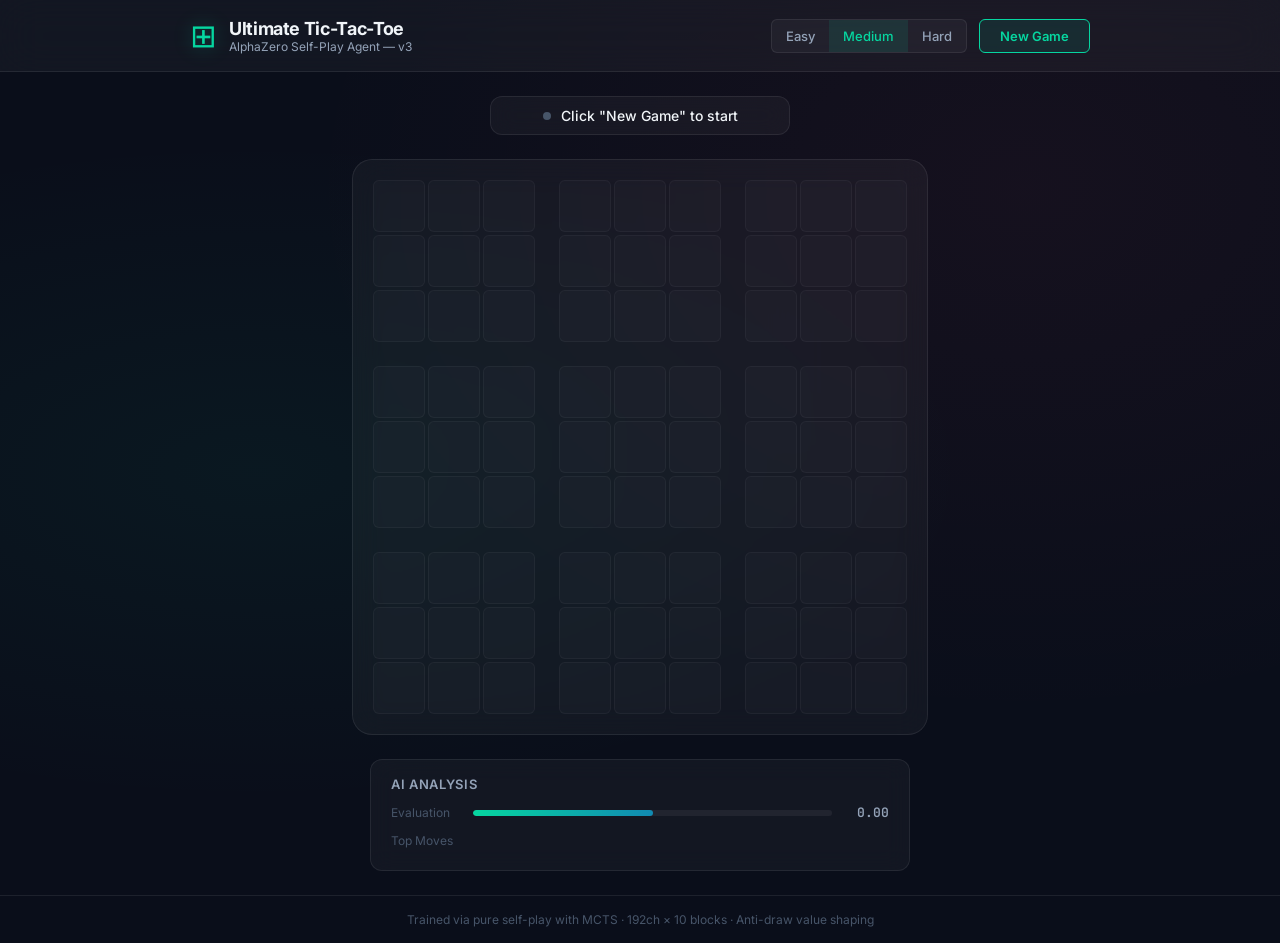
<file: static/index.html>
<!DOCTYPE html>
<html lang="en">
<head>
    <meta charset="UTF-8">
    <meta name="viewport" content="width=device-width, initial-scale=1.0">
    <title>Ultimate Tic-Tac-Toe — AlphaZero AI</title>
    <meta name="description" content="Play Ultimate Tic-Tac-Toe against a self-trained AlphaZero AI in your browser.">
    <link rel="preconnect" href="https://fonts.googleapis.com">
    <link rel="preconnect" href="https://fonts.gstatic.com" crossorigin>
    <link href="https://fonts.googleapis.com/css2?family=Inter:wght@300;400;500;600;700;800&family=JetBrains+Mono:wght@400;600&display=swap" rel="stylesheet">
    <link rel="stylesheet" href="/static/style.css">
</head>
<body>
    <div class="app">
        <!-- Header -->
        <header class="header">
            <div class="header-content">
                <div class="logo">
                    <span class="logo-icon">⊞</span>
                    <div>
                        <h1>Ultimate Tic-Tac-Toe</h1>
                        <p class="subtitle">AlphaZero Self-Play Agent — v3</p>
                    </div>
                </div>
                <div class="controls">
                    <div class="difficulty-selector" id="difficulty-selector">
                        <button class="diff-btn" data-diff="easy">Easy</button>
                        <button class="diff-btn active" data-diff="medium">Medium</button>
                        <button class="diff-btn" data-diff="hard">Hard</button>
                    </div>
                    <button class="btn-new-game" id="btn-new-game">New Game</button>
                </div>
            </div>
        </header>

        <!-- Main content -->
        <main class="main">
            <!-- Status bar -->
            <div class="status-bar" id="status-bar">
                <div class="status-indicator" id="status-indicator"></div>
                <span id="status-text">Click "New Game" to start</span>
            </div>

            <!-- Game board -->
            <div class="board-container">
                <div class="board" id="board">
                    <!-- 9 sub-boards, each with 9 cells -->
                </div>
            </div>

            <!-- AI Analysis Panel -->
            <div class="analysis-panel" id="analysis-panel">
                <h3>AI Analysis</h3>
                <div class="analysis-content">
                    <div class="eval-bar-container">
                        <div class="eval-label">Evaluation</div>
                        <div class="eval-bar">
                            <div class="eval-fill" id="eval-fill"></div>
                        </div>
                        <div class="eval-value" id="eval-value">0.00</div>
                    </div>
                    <div class="top-moves" id="top-moves">
                        <div class="top-moves-label">Top Moves</div>
                    </div>
                </div>
            </div>
        </main>

        <!-- Footer -->
        <footer class="footer">
            <p>Trained via pure self-play with MCTS · 192ch × 10 blocks · Anti-draw value shaping</p>
        </footer>
    </div>

    <!-- Overlay for game result -->
    <div class="result-overlay" id="result-overlay">
        <div class="result-card" id="result-card">
            <div class="result-icon" id="result-icon"></div>
            <h2 id="result-title"></h2>
            <p id="result-subtitle"></p>
            <button class="btn-new-game" id="btn-play-again">Play Again</button>
        </div>
    </div>

    <script src="/static/main.js"></script>
</body>
</html>
</file>
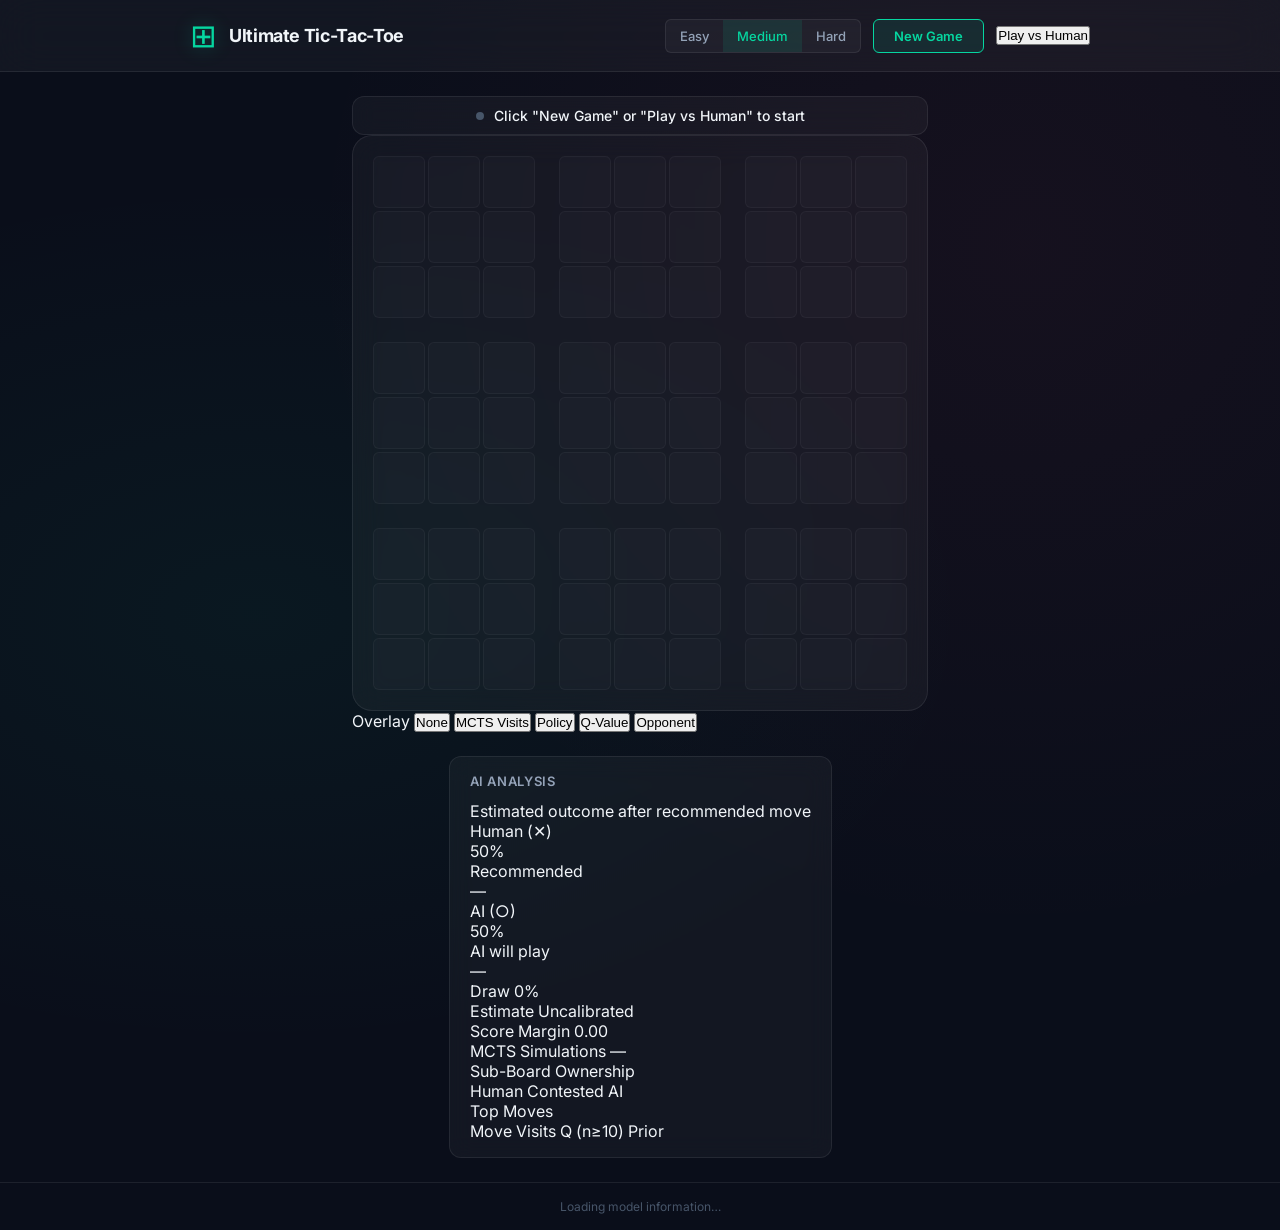
<file: web_app/static/index.html>
<!DOCTYPE html>
<html lang="en">
<head>
    <meta charset="UTF-8">
    <meta name="viewport" content="width=device-width, initial-scale=1.0">
    <title>Ultimate Tic-Tac-Toe — AlphaZero AI & Online Multiplayer</title>
    <meta name="description" content="Play Ultimate Tic-Tac-Toe against a self-trained AlphaZero AI or a friend online.">
    <link rel="preconnect" href="https://fonts.googleapis.com">
    <link rel="preconnect" href="https://fonts.gstatic.com" crossorigin>
    <link href="https://fonts.googleapis.com/css2?family=Inter:wght@300;400;500;600;700;800&family=JetBrains+Mono:wght@400;600&display=swap" rel="stylesheet">
    <link rel="stylesheet" href="/static/style.css">
</head>
<body>
    <div class="app">
        <!-- Header -->
        <header class="header">
            <div class="header-content">
                <div class="logo">
                    <span class="logo-icon">⊞</span>
                    <div>
                        <h1>Ultimate Tic-Tac-Toe</h1>

                    </div>
                </div>
                <div class="controls">
                    <div class="difficulty-selector" id="difficulty-selector">
                        <button class="diff-btn" data-diff="easy">Easy</button>
                        <button class="diff-btn active" data-diff="medium">Medium</button>
                        <button class="diff-btn" data-diff="hard">Hard</button>
                    </div>
                    <button class="btn-new-game" id="btn-new-game">New Game</button>
                    <button class="btn-multiplayer" id="btn-multiplayer">Play vs Human</button>
                </div>
            </div>
        </header>

        <!-- Main content — side by side -->
        <main class="main">
            <!-- Left: Game board -->
            <div class="game-side">
                <!-- Status bar -->
                <div class="status-bar" id="status-bar">
                    <div class="status-indicator" id="status-indicator"></div>
                    <span id="status-text">Click "New Game" or "Play vs Human" to start</span>
                </div>

                <!-- Share Link Bar (for active multiplayer game) -->
                <div class="share-bar" id="share-bar" style="display: none;">
                    <span>Room: <strong id="room-display">...</strong></span>
                    <input type="text" id="share-url" readonly>
                    <button id="btn-copy-url">Copy Link</button>
                </div>

                <!-- Game board -->
                <div class="board-container">
                    <div class="board" id="board">
                        <!-- 9 sub-boards, each with 9 cells -->
                    </div>
                </div>

                <!-- Visualization toggle bar -->
                <div class="viz-toggle-bar" id="viz-toggle-bar">
                    <span class="viz-label">Overlay</span>
                    <button class="viz-btn active" data-mode="none">None</button>
                    <button class="viz-btn" data-mode="visits">MCTS Visits</button>
                    <button class="viz-btn" data-mode="policy">Policy</button>
                    <button class="viz-btn" data-mode="qvalue">Q-Value</button>
                    <button class="viz-btn" data-mode="opponent">Opponent</button>
                </div>
            </div>

            <!-- Right: AI Analysis Panel -->
            <div class="analysis-side" id="analysis-side">
                <div class="analysis-panel" id="analysis-panel">
                    <h3>AI Analysis</h3>

                    <div class="section-label">Estimated outcome after recommended move</div>
                    <!-- Evaluation: W/D/L from the human-to-move perspective -->
                    <div class="eval-dual">
                        <div class="eval-col eval-col-human">
                            <div class="eval-side-label">Human (✕)</div>
                            <div class="eval-pct" id="eval-pct-human">50%</div>
                            <div class="eval-best-label">Recommended</div>
                            <div class="eval-best-move" id="eval-best-human">—</div>
                        </div>
                        <div class="eval-bar-col">
                            <div class="eval-bar-track">
                                <div class="eval-bar-fill" id="eval-bar-fill"></div>
                            </div>
                        </div>
                        <div class="eval-col eval-col-ai">
                            <div class="eval-side-label">AI (○)</div>
                            <div class="eval-pct" id="eval-pct-ai">50%</div>
                            <div class="eval-best-label">AI will play</div>
                            <div class="eval-best-move" id="eval-best-ai">—</div>
                        </div>
                    </div>

                    <!-- Score margin -->
                    <div class="score-margin-section">
                        <div class="metric-row">
                            <span class="metric-label">Draw</span>
                            <span class="metric-value eval-draw" id="eval-pct-draw">0%</span>
                        </div>
                        <div class="metric-row">
                            <span class="metric-label">Estimate</span>
                            <span class="metric-value" id="eval-calibration-status">Uncalibrated</span>
                        </div>
                        <div class="metric-row">
                            <span class="metric-label">Score Margin</span>
                            <span class="metric-value" id="score-margin-value">0.00</span>
                        </div>
                        <div class="metric-row">
                            <span class="metric-label">MCTS Simulations</span>
                            <span class="metric-value" id="sims-value">—</span>
                        </div>
                    </div>

                    <!-- Ownership map -->
                    <div class="ownership-section">
                        <div class="section-label">Sub-Board Ownership</div>
                        <div class="ownership-grid" id="ownership-grid">
                            <!-- 9 ownership cells -->
                        </div>
                        <div class="ownership-legend">
                            <span class="own-leg-item"><span class="own-dot human"></span>Human</span>
                            <span class="own-leg-item"><span class="own-dot contested"></span>Contested</span>
                            <span class="own-leg-item"><span class="own-dot ai"></span>AI</span>
                        </div>
                    </div>

                    <!-- Top moves -->
                    <div class="top-moves-section">
                        <div class="section-label">Top Moves</div>
                        <div class="top-moves-header">
                            <span class="tm-col tm-col-move">Move</span>
                            <span class="tm-col tm-col-bar">Visits</span>
                            <span class="tm-col tm-col-q" title="Q is hidden below 10 visits">Q (n≥10)</span>
                            <span class="tm-col tm-col-prior">Prior</span>
                        </div>
                        <div class="top-moves-list" id="top-moves-list">
                            <!-- populated by JS -->
                        </div>
                    </div>
                </div>
            </div>
        </main>

        <!-- Footer -->
        <footer class="footer">
            <p id="model-info">Loading model information…</p>
        </footer>
    </div>

    <!-- Overlay for game result -->
    <div class="result-overlay" id="result-overlay">
        <div class="result-card" id="result-card">
            <div class="result-icon" id="result-icon"></div>
            <h2 id="result-title"></h2>
            <p id="result-subtitle"></p>
            <button class="btn-new-game" id="btn-play-again">Play Again</button>
        </div>
    </div>

    <!-- Overlay for waiting for opponent -->
    <div class="result-overlay" id="waiting-overlay" style="display: none;">
        <div class="result-card">
            <div class="spinner-container">
                <div class="spinner"></div>
            </div>
            <h2>Waiting for Opponent</h2>
            <p>Share this link to invite someone to play:</p>
            <div class="share-input-group">
                <input type="text" id="waiting-share-url" readonly>
                <button id="btn-waiting-copy-url">Copy</button>
            </div>
            <p class="waiting-note">The game will start automatically when they join.</p>
            <button class="btn-cancel-waiting" id="btn-cancel-waiting">Cancel</button>
        </div>
    </div>

    <script src="https://cdn.socket.io/4.7.5/socket.io.min.js"></script>
    <script src="/static/main.js"></script>
</body>
</html>
</file>
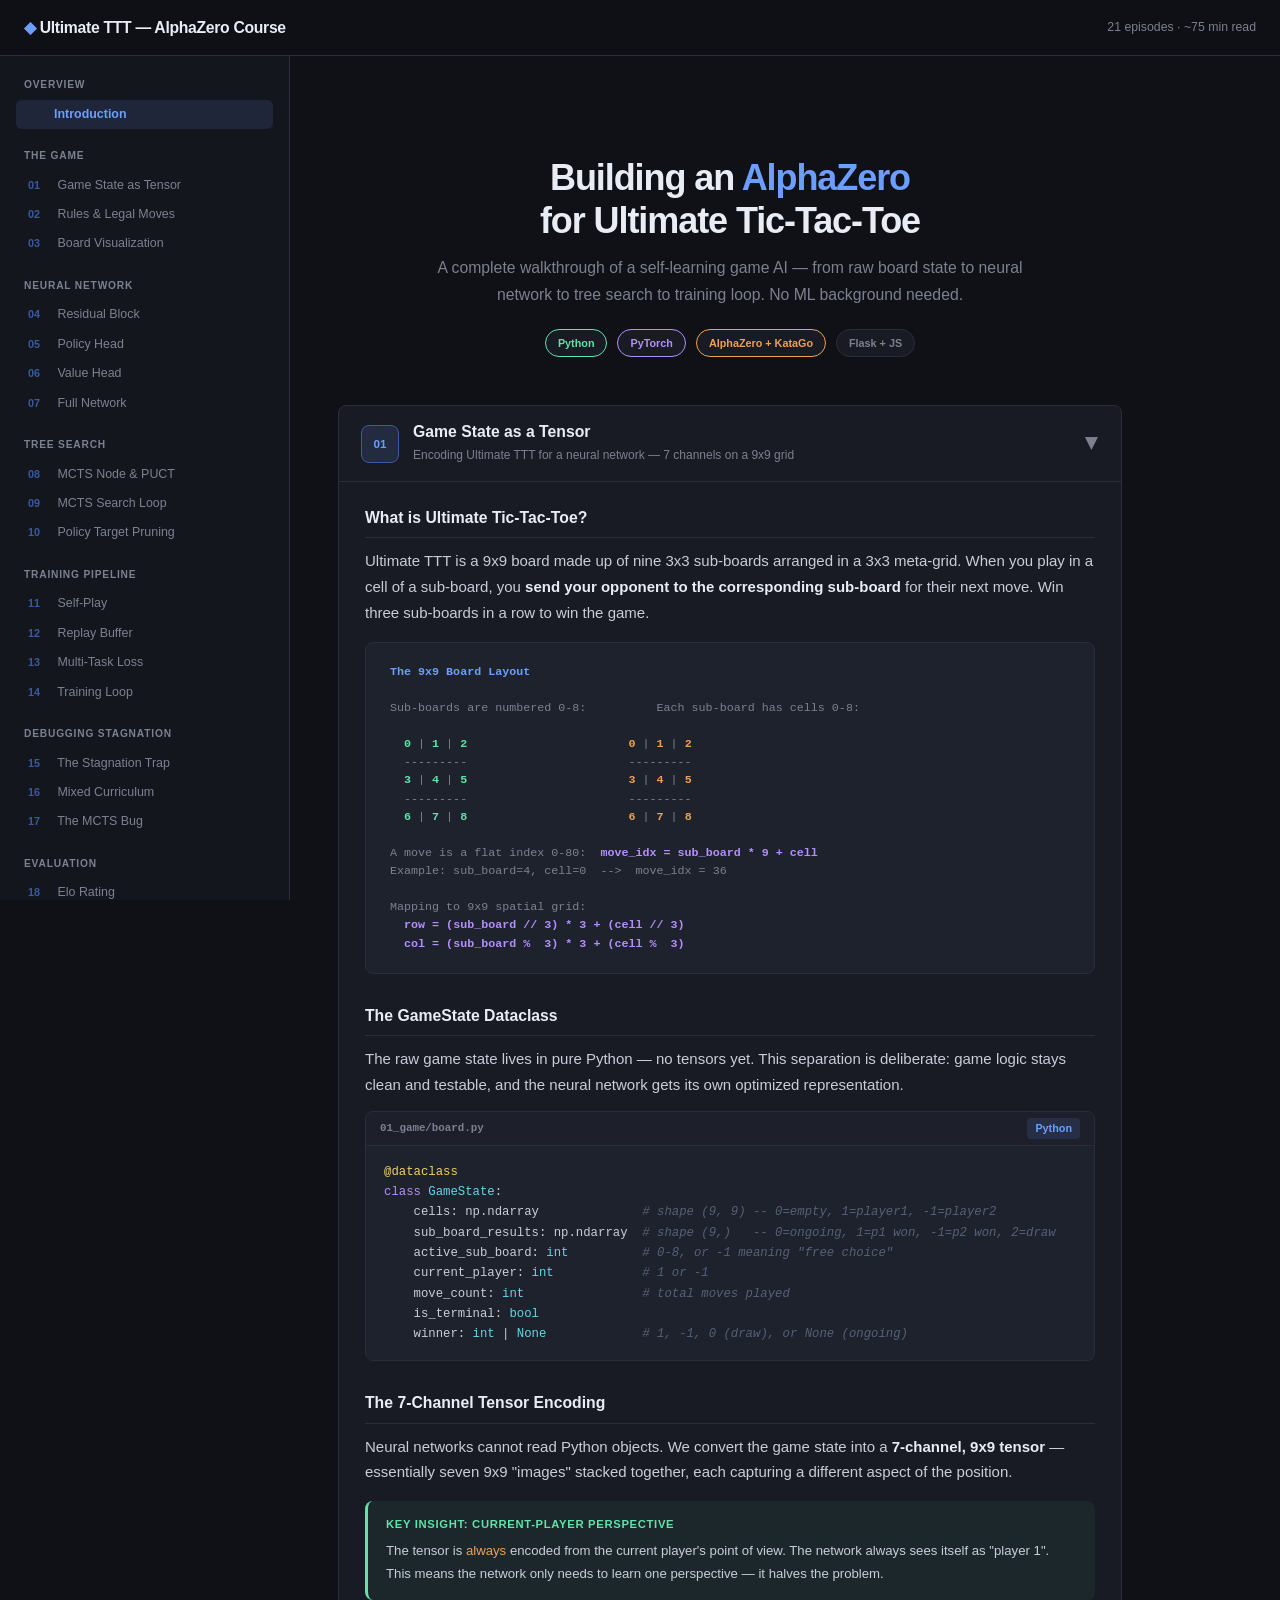
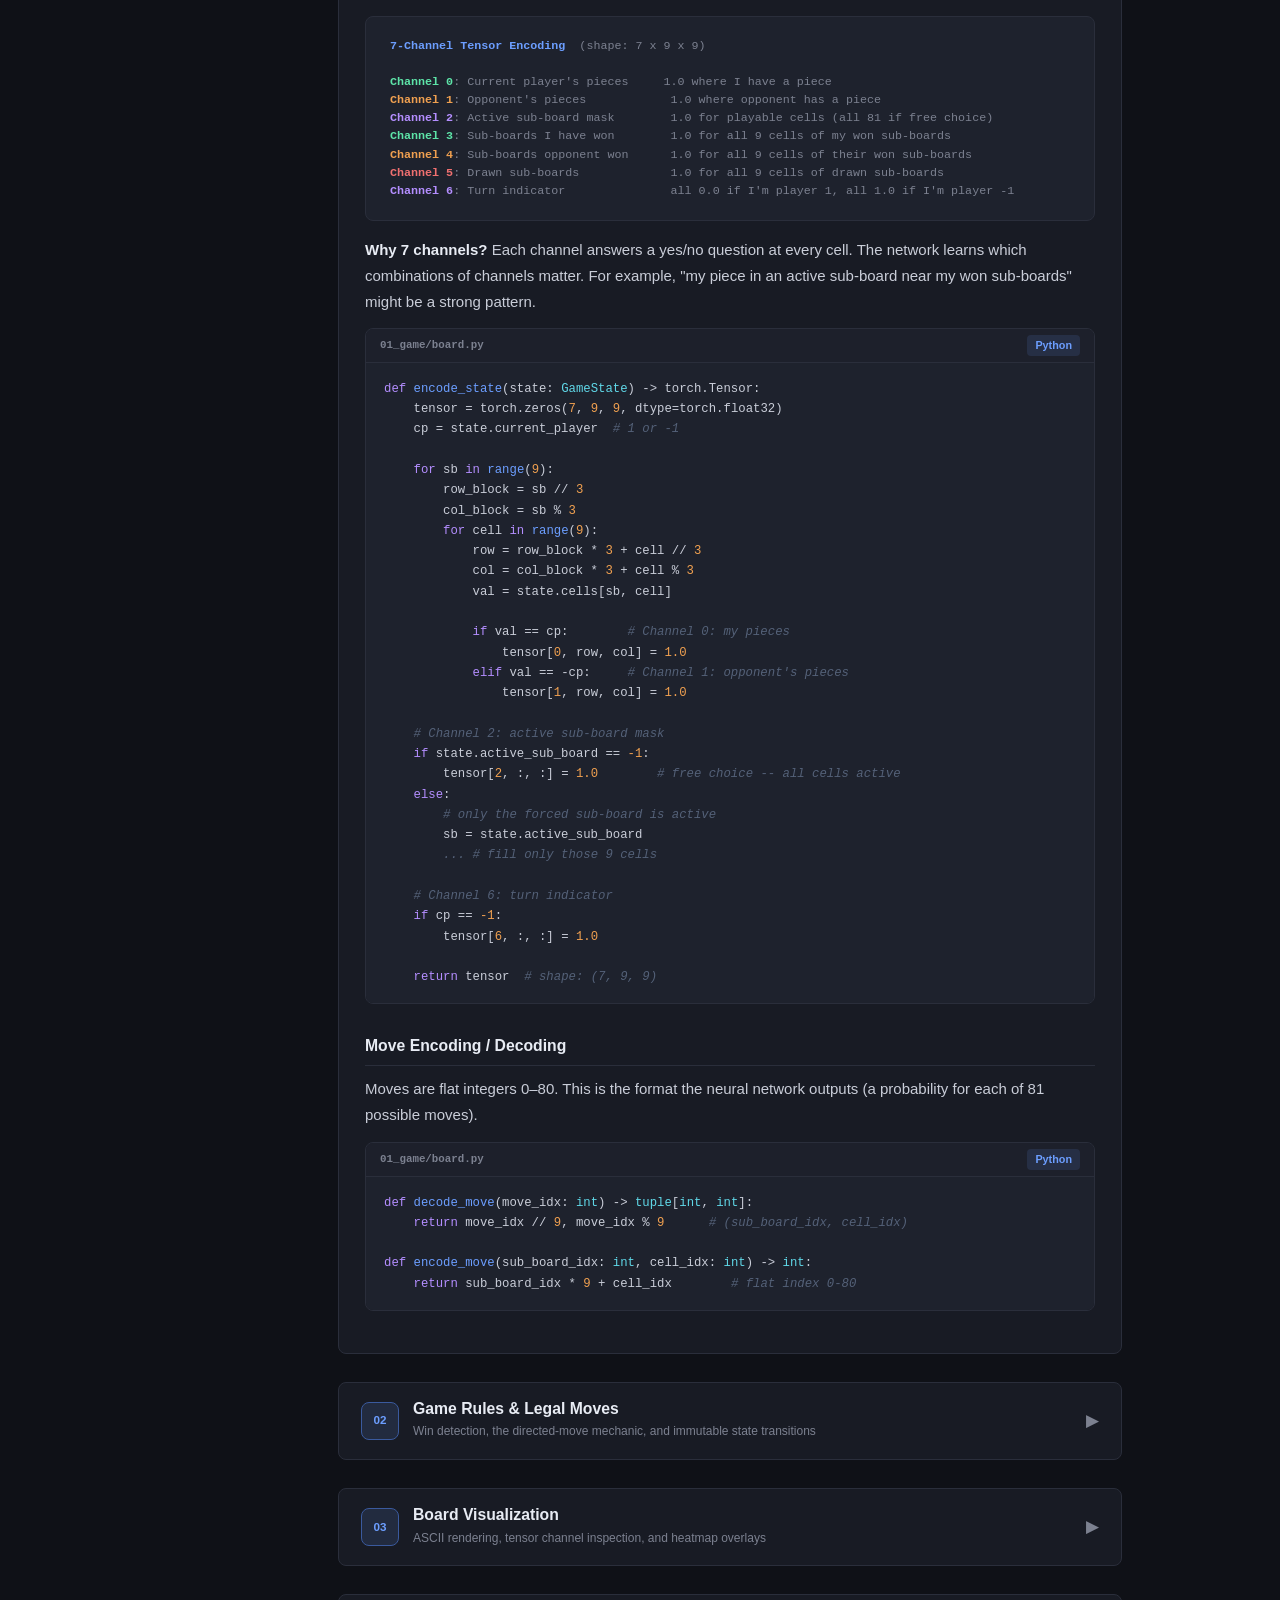
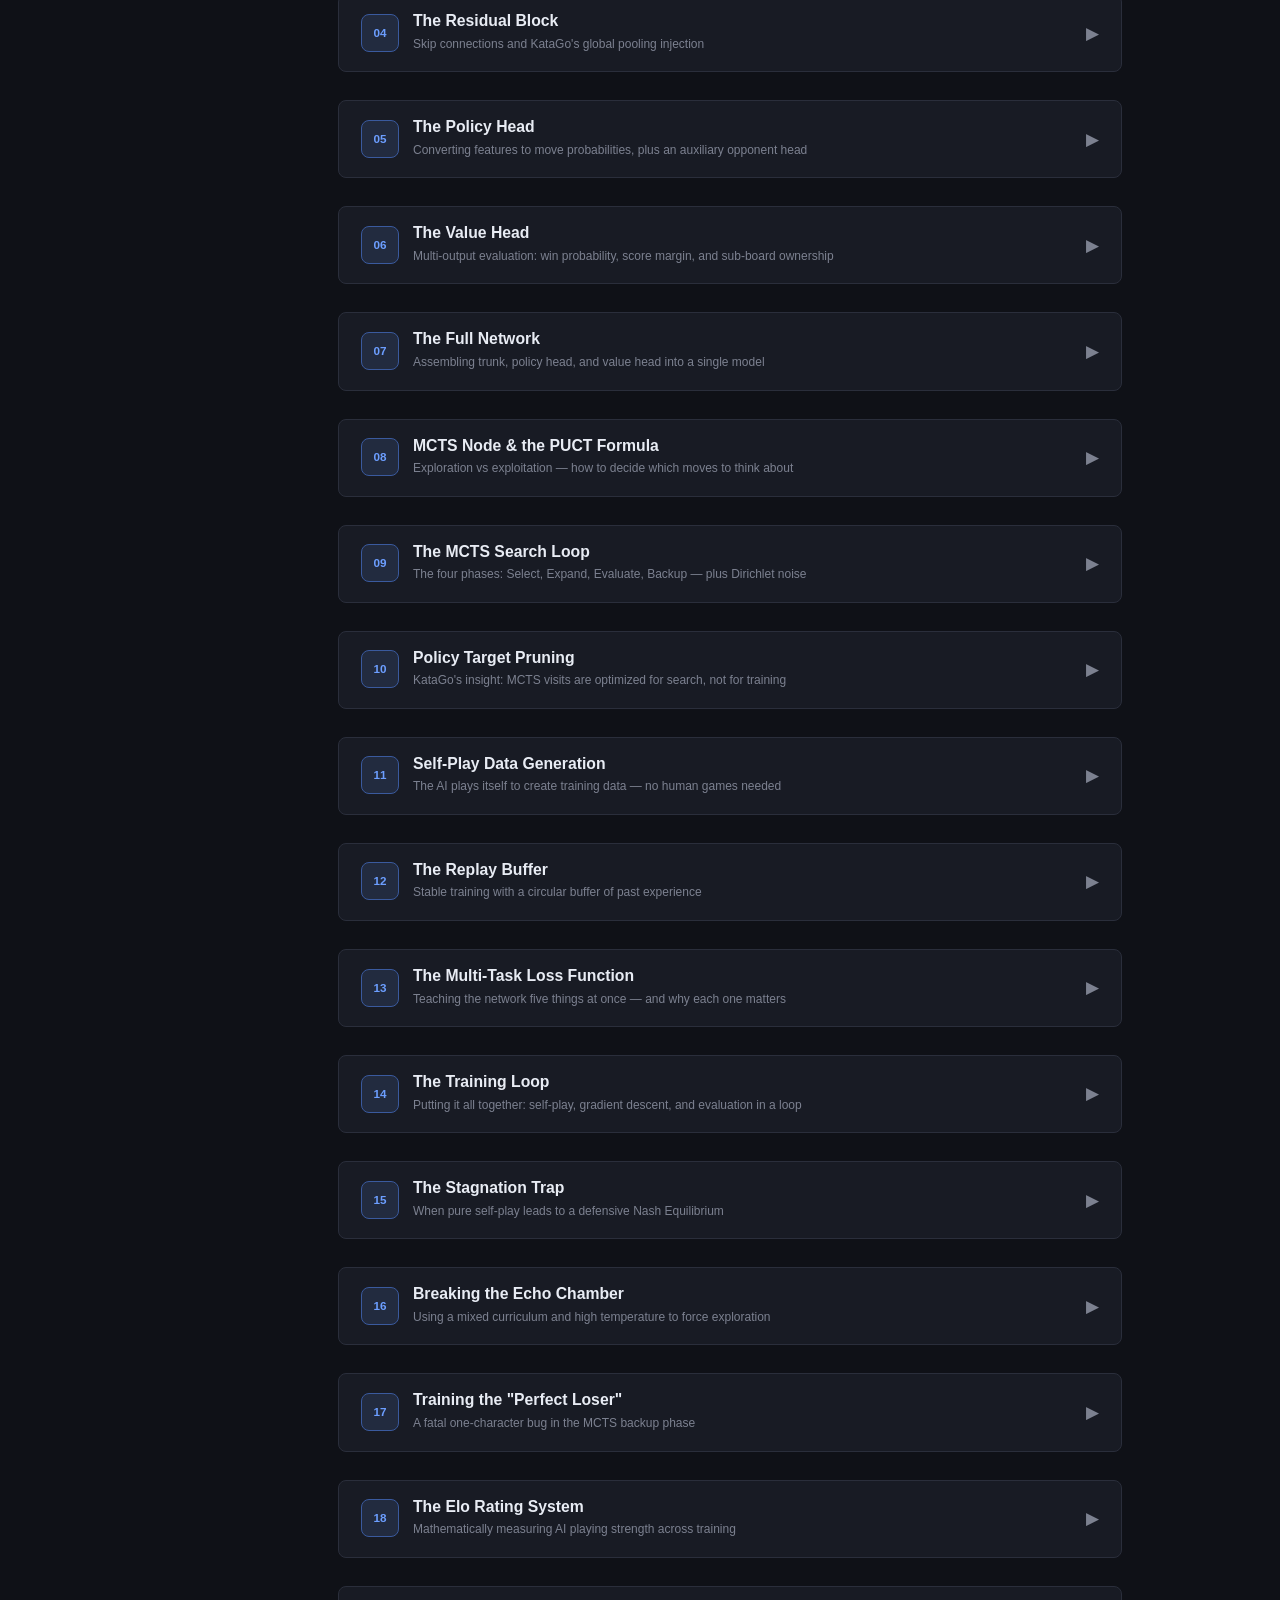
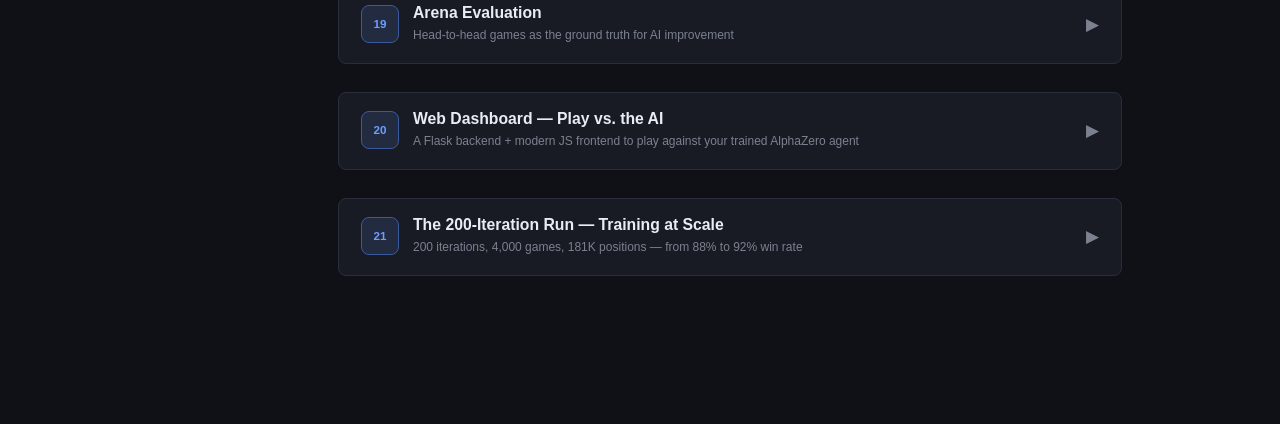
<file: course.html>
<!DOCTYPE html>
<html lang="en">
<head>
<meta charset="UTF-8">
<meta name="viewport" content="width=device-width, initial-scale=1.0">
<title>Ultimate Tic-Tac-Toe AlphaZero -- Interactive Course</title>
<style>
/* ========== RESET & VARIABLES ========== */
*, *::before, *::after { box-sizing: border-box; margin: 0; padding: 0; }

:root {
  --bg: #0f1117;
  --bg-card: #181b24;
  --bg-code: #1e222d;
  --bg-sidebar: #14161e;
  --border: #2a2e3b;
  --text: #c9cdd8;
  --text-dim: #7c8190;
  --text-bright: #e8ecf4;
  --accent: #6c9eff;
  --accent-dim: #3a5a9e;
  --accent-glow: rgba(108, 158, 255, 0.12);
  --green: #5de4a8;
  --orange: #f0a050;
  --red: #f07070;
  --purple: #b48eff;
  --yellow: #f0d060;
  --cyan: #60d8e8;
  --sidebar-w: 290px;
  --header-h: 56px;
  --radius: 8px;
  --mono: 'SF Mono', 'Cascadia Code', 'Fira Code', 'JetBrains Mono', Consolas, monospace;
  --sans: 'Inter', -apple-system, BlinkMacSystemFont, 'Segoe UI', Roboto, sans-serif;
}

html { scroll-behavior: smooth; font-size: 15px; }

body {
  font-family: var(--sans);
  background: var(--bg);
  color: var(--text);
  line-height: 1.72;
  overflow-x: hidden;
}

a { color: var(--accent); text-decoration: none; }
a:hover { text-decoration: underline; }

/* ========== HEADER ========== */
.header {
  position: fixed; top: 0; left: 0; right: 0; z-index: 100;
  height: var(--header-h);
  background: rgba(15, 17, 23, 0.88);
  backdrop-filter: blur(14px);
  border-bottom: 1px solid var(--border);
  display: flex; align-items: center;
  padding: 0 24px;
}
.header-title {
  font-size: 1.05rem; font-weight: 700; color: var(--text-bright);
  letter-spacing: -0.02em;
}
.header-title span { color: var(--accent); }
.header-burger {
  display: none; background: none; border: none; color: var(--text);
  font-size: 1.5rem; cursor: pointer; margin-right: 14px; padding: 4px 8px;
}
.header-right { margin-left: auto; font-size: 0.82rem; color: var(--text-dim); }

/* ========== SIDEBAR ========== */
.sidebar {
  position: fixed; top: var(--header-h); left: 0; bottom: 0;
  width: var(--sidebar-w);
  background: var(--bg-sidebar);
  border-right: 1px solid var(--border);
  overflow-y: auto;
  padding: 20px 0 40px;
  z-index: 90;
  transition: transform 0.3s ease;
}
.sidebar::-webkit-scrollbar { width: 4px; }
.sidebar::-webkit-scrollbar-thumb { background: var(--border); border-radius: 4px; }

.sidebar .nav-group { padding: 0 16px; margin-bottom: 18px; }
.sidebar .nav-group-label {
  font-size: 0.68rem; font-weight: 700; text-transform: uppercase;
  letter-spacing: 0.08em; color: var(--text-dim); padding: 0 8px; margin-bottom: 6px;
}
.sidebar .nav-link {
  display: block; padding: 6px 12px; border-radius: 6px;
  font-size: 0.83rem; color: var(--text-dim); transition: all 0.15s;
  cursor: pointer; line-height: 1.4;
}
.sidebar .nav-link:hover { color: var(--text-bright); background: rgba(108,158,255,0.06); text-decoration: none; }
.sidebar .nav-link.active {
  color: var(--accent); background: var(--accent-glow); font-weight: 600;
}
.sidebar .nav-link .ep-num {
  display: inline-block; width: 26px; font-weight: 700;
  font-size: 0.72rem; color: var(--accent-dim);
}

/* ========== MAIN ========== */
.main {
  margin-left: var(--sidebar-w);
  margin-top: var(--header-h);
  padding: 40px 48px 120px;
  max-width: 880px;
}

/* ========== HERO ========== */
.hero {
  text-align: center; padding: 60px 20px 48px;
}
.hero h1 {
  font-size: 2.4rem; font-weight: 800; color: var(--text-bright);
  letter-spacing: -0.03em; line-height: 1.2;
}
.hero h1 span { color: var(--accent); }
.hero .subtitle {
  font-size: 1.05rem; color: var(--text-dim); margin-top: 12px; max-width: 600px;
  margin-left: auto; margin-right: auto;
}
.hero .badge-row { margin-top: 20px; display: flex; gap: 10px; justify-content: center; flex-wrap: wrap; }
.badge {
  font-size: 0.72rem; font-weight: 600; padding: 4px 12px; border-radius: 20px;
  border: 1px solid var(--border); color: var(--text-dim); background: var(--bg-card);
}
.badge.green { border-color: var(--green); color: var(--green); }
.badge.purple { border-color: var(--purple); color: var(--purple); }
.badge.orange { border-color: var(--orange); color: var(--orange); }

/* ========== EPISODE SECTIONS ========== */
.episode {
  margin-bottom: 28px;
  border: 1px solid var(--border);
  border-radius: var(--radius);
  background: var(--bg-card);
  overflow: hidden;
}
.episode-header {
  padding: 16px 22px;
  cursor: pointer;
  display: flex; align-items: center; gap: 14px;
  user-select: none;
  transition: background 0.15s;
}
.episode-header:hover { background: rgba(108,158,255,0.04); }
.ep-badge {
  flex-shrink: 0;
  width: 38px; height: 38px; border-radius: 8px;
  display: flex; align-items: center; justify-content: center;
  font-size: 0.78rem; font-weight: 800;
  background: var(--accent-glow); color: var(--accent);
  border: 1px solid var(--accent-dim);
}
.ep-info { flex: 1; }
.ep-info h2 { font-size: 1.05rem; font-weight: 700; color: var(--text-bright); line-height: 1.3; }
.ep-info .ep-tagline { font-size: 0.8rem; color: var(--text-dim); margin-top: 2px; }
.ep-chevron {
  font-size: 1.1rem; color: var(--text-dim); transition: transform 0.25s;
  flex-shrink: 0;
}
.episode.open .ep-chevron { transform: rotate(90deg); }

.episode-body {
  max-height: 0; overflow: hidden;
  transition: max-height 0.4s ease;
  border-top: 1px solid transparent;
}
.episode.open .episode-body {
  max-height: none;
  border-top-color: var(--border);
}
.episode-content { padding: 22px 26px 28px; }

/* ========== TYPOGRAPHY IN EPISODES ========== */
.episode-content h3 {
  font-size: 1.05rem; font-weight: 700; color: var(--text-bright);
  margin: 28px 0 10px; padding-bottom: 6px;
  border-bottom: 1px solid var(--border);
}
.episode-content h3:first-child { margin-top: 0; }

.episode-content p { margin: 10px 0; }
.episode-content ul, .episode-content ol {
  margin: 10px 0 10px 20px;
}
.episode-content li { margin: 4px 0; }

.episode-content strong { color: var(--text-bright); }
.episode-content em { color: var(--orange); font-style: normal; }

/* ========== CODE BLOCKS ========== */
.code-block-wrapper {
  margin: 14px 0; border-radius: var(--radius); overflow: hidden;
  border: 1px solid var(--border);
}
.code-block-header {
  display: flex; align-items: center; justify-content: space-between;
  padding: 6px 14px;
  background: rgba(30, 34, 45, 0.8);
  border-bottom: 1px solid var(--border);
  font-size: 0.72rem; color: var(--text-dim);
}
.code-block-header .filename { font-family: var(--mono); font-weight: 600; }
.code-block-header .lang-badge {
  padding: 1px 8px; border-radius: 4px;
  background: var(--accent-glow); color: var(--accent); font-weight: 600;
}
pre.code-block {
  background: var(--bg-code);
  padding: 16px 18px;
  overflow-x: auto;
  font-family: var(--mono);
  font-size: 0.82rem;
  line-height: 1.65;
  color: var(--text);
  margin: 0;
}
pre.code-block::-webkit-scrollbar { height: 6px; }
pre.code-block::-webkit-scrollbar-thumb { background: var(--border); border-radius: 3px; }

/* Syntax colors */
.kw { color: var(--purple); }       /* keywords */
.fn { color: var(--accent); }       /* function names */
.st { color: var(--green); }        /* strings */
.cm { color: #546178; font-style: italic; }  /* comments */
.nu { color: var(--orange); }       /* numbers */
.op { color: var(--red); }          /* operators/special */
.ty { color: var(--cyan); }         /* types/classes */
.dc { color: var(--yellow); }       /* decorators */

/* ========== ASCII DIAGRAMS ========== */
.diagram {
  margin: 16px 0;
  padding: 20px 24px;
  background: var(--bg-code);
  border: 1px solid var(--border);
  border-radius: var(--radius);
  font-family: var(--mono);
  font-size: 0.78rem;
  line-height: 1.55;
  color: var(--text-dim);
  overflow-x: auto;
  white-space: pre;
}
.diagram .hl { color: var(--accent); font-weight: 700; }
.diagram .hl2 { color: var(--green); font-weight: 700; }
.diagram .hl3 { color: var(--orange); font-weight: 700; }
.diagram .hl4 { color: var(--purple); font-weight: 700; }
.diagram .hl5 { color: var(--red); font-weight: 700; }
.diagram .dim { color: #3a3f52; }

/* ========== CALLOUTS ========== */
.callout {
  margin: 16px 0; padding: 14px 18px;
  border-radius: var(--radius);
  border-left: 3px solid;
  font-size: 0.88rem;
}
.callout.insight { background: rgba(108,158,255,0.06); border-color: var(--accent); }
.callout.warning { background: rgba(240,160,80,0.06); border-color: var(--orange); }
.callout.key     { background: rgba(93,228,168,0.06); border-color: var(--green); }
.callout-label {
  font-weight: 700; font-size: 0.75rem; text-transform: uppercase;
  letter-spacing: 0.06em; margin-bottom: 6px;
}
.callout.insight .callout-label { color: var(--accent); }
.callout.warning .callout-label { color: var(--orange); }
.callout.key     .callout-label { color: var(--green); }

/* ========== TABLE ========== */
.styled-table {
  width: 100%; border-collapse: collapse; margin: 14px 0; font-size: 0.84rem;
}
.styled-table th {
  text-align: left; padding: 8px 12px;
  background: rgba(108,158,255,0.06);
  border-bottom: 2px solid var(--border);
  color: var(--text-bright); font-weight: 600;
}
.styled-table td {
  padding: 7px 12px; border-bottom: 1px solid var(--border);
}
.styled-table code {
  font-family: var(--mono); font-size: 0.8rem;
  background: var(--bg-code); padding: 1px 5px; border-radius: 3px;
}

/* Inline code */
.episode-content code, p code, li code, td code {
  font-family: var(--mono); font-size: 0.84em;
  background: var(--bg-code); padding: 1px 6px; border-radius: 4px;
  color: var(--cyan);
}

/* ========== FORMULA ========== */
.formula {
  display: block; margin: 14px 0; padding: 12px 18px;
  background: var(--bg-code); border-radius: var(--radius);
  font-family: var(--mono); font-size: 0.88rem;
  color: var(--text-bright); text-align: center;
  border: 1px solid var(--border);
  letter-spacing: 0.02em;
}

/* ========== PROGRESS TRACK ========== */
.progress-bar {
  position: fixed; top: var(--header-h); left: 0; right: 0; height: 2px;
  z-index: 99; background: transparent;
}
.progress-bar-fill {
  height: 100%; background: var(--accent); width: 0%; transition: width 0.15s;
}

/* ========== RESPONSIVE ========== */
@media (max-width: 900px) {
  .sidebar { transform: translateX(-100%); z-index: 95; }
  .sidebar.open { transform: translateX(0); }
  .main { margin-left: 0; padding: 28px 18px 100px; }
  .header-burger { display: block; }
  .hero h1 { font-size: 1.6rem; }
}
</style>
</head>
<body>

<!-- ========== HEADER ========== -->
<header class="header">
  <button class="header-burger" id="burgerBtn" aria-label="Toggle navigation">&#9776;</button>
  <div class="header-title">
    <span>&#9670;</span> Ultimate TTT &mdash; AlphaZero Course
  </div>
  <div class="header-right">21 episodes &middot; ~75 min read</div>
</header>

<!-- ========== PROGRESS BAR ========== -->
<div class="progress-bar"><div class="progress-bar-fill" id="progressFill"></div></div>

<!-- ========== SIDEBAR ========== -->
<nav class="sidebar" id="sidebar">

  <div class="nav-group">
    <div class="nav-group-label">Overview</div>
    <a class="nav-link" data-target="hero"><span class="ep-num">&nbsp;</span>Introduction</a>
  </div>

  <div class="nav-group">
    <div class="nav-group-label">The Game</div>
    <a class="nav-link" data-target="ep1"><span class="ep-num">01</span> Game State as Tensor</a>
    <a class="nav-link" data-target="ep2"><span class="ep-num">02</span> Rules &amp; Legal Moves</a>
    <a class="nav-link" data-target="ep3"><span class="ep-num">03</span> Board Visualization</a>
  </div>

  <div class="nav-group">
    <div class="nav-group-label">Neural Network</div>
    <a class="nav-link" data-target="ep4"><span class="ep-num">04</span> Residual Block</a>
    <a class="nav-link" data-target="ep5"><span class="ep-num">05</span> Policy Head</a>
    <a class="nav-link" data-target="ep6"><span class="ep-num">06</span> Value Head</a>
    <a class="nav-link" data-target="ep7"><span class="ep-num">07</span> Full Network</a>
  </div>

  <div class="nav-group">
    <div class="nav-group-label">Tree Search</div>
    <a class="nav-link" data-target="ep8"><span class="ep-num">08</span> MCTS Node &amp; PUCT</a>
    <a class="nav-link" data-target="ep9"><span class="ep-num">09</span> MCTS Search Loop</a>
    <a class="nav-link" data-target="ep10"><span class="ep-num">10</span> Policy Target Pruning</a>
  </div>

  <div class="nav-group">
    <div class="nav-group-label">Training Pipeline</div>
    <a class="nav-link" data-target="ep11"><span class="ep-num">11</span> Self-Play</a>
    <a class="nav-link" data-target="ep12"><span class="ep-num">12</span> Replay Buffer</a>
    <a class="nav-link" data-target="ep13"><span class="ep-num">13</span> Multi-Task Loss</a>
    <a class="nav-link" data-target="ep14"><span class="ep-num">14</span> Training Loop</a>
  </div>

  <div class="nav-group">
    <div class="nav-group-label">Debugging Stagnation</div>
    <a class="nav-link" data-target="ep15"><span class="ep-num">15</span> The Stagnation Trap</a>
    <a class="nav-link" data-target="ep16"><span class="ep-num">16</span> Mixed Curriculum</a>
    <a class="nav-link" data-target="ep17"><span class="ep-num">17</span> The MCTS Bug</a>
  </div>

  <div class="nav-group">
    <div class="nav-group-label">Evaluation</div>
    <a class="nav-link" data-target="ep18"><span class="ep-num">18</span> Elo Rating</a>
    <a class="nav-link" data-target="ep19"><span class="ep-num">19</span> Arena Evaluation</a>
  </div>

  <div class="nav-group">
    <div class="nav-group-label">Deployment</div>
    <a class="nav-link" data-target="ep20"><span class="ep-num">20</span> Web Dashboard</a>
  </div>

  <div class="nav-group">
    <div class="nav-group-label">Training at Scale</div>
    <a class="nav-link" data-target="ep21"><span class="ep-num">21</span> The 200-Iteration Run</a>
  </div>

</nav>

<!-- ========== MAIN ========== -->
<div class="main" id="mainContent">

<!-- HERO -->
<section class="hero" id="hero">
  <h1>Building an <span>AlphaZero</span><br>for Ultimate Tic-Tac-Toe</h1>
  <p class="subtitle">A complete walkthrough of a self-learning game AI &mdash; from raw board state to neural network to tree search to training loop. No ML background needed.</p>
  <div class="badge-row">
    <span class="badge green">Python</span>
    <span class="badge purple">PyTorch</span>
    <span class="badge orange">AlphaZero + KataGo</span>
    <span class="badge">Flask + JS</span>
  </div>
</section>

<!-- ============================================================ -->
<!--  EPISODE 1                                                     -->
<!-- ============================================================ -->
<div class="episode open" id="ep1">
  <div class="episode-header" onclick="toggleEpisode(this)">
    <div class="ep-badge">01</div>
    <div class="ep-info">
      <h2>Game State as a Tensor</h2>
      <div class="ep-tagline">Encoding Ultimate TTT for a neural network &mdash; 7 channels on a 9x9 grid</div>
    </div>
    <div class="ep-chevron">&#9654;</div>
  </div>
  <div class="episode-body">
    <div class="episode-content">

      <h3>What is Ultimate Tic-Tac-Toe?</h3>
      <p>Ultimate TTT is a 9x9 board made up of nine 3x3 sub-boards arranged in a 3x3 meta-grid. When you play in a cell of a sub-board, you <strong>send your opponent to the corresponding sub-board</strong> for their next move. Win three sub-boards in a row to win the game.</p>

      <div class="diagram"><span class="hl">The 9x9 Board Layout</span>

Sub-boards are numbered 0-8:          Each sub-board has cells 0-8:

  <span class="hl2">0</span> | <span class="hl2">1</span> | <span class="hl2">2</span>                       <span class="hl3">0</span> | <span class="hl3">1</span> | <span class="hl3">2</span>
  ---------                       ---------
  <span class="hl2">3</span> | <span class="hl2">4</span> | <span class="hl2">5</span>                       <span class="hl3">3</span> | <span class="hl3">4</span> | <span class="hl3">5</span>
  ---------                       ---------
  <span class="hl2">6</span> | <span class="hl2">7</span> | <span class="hl2">8</span>                       <span class="hl3">6</span> | <span class="hl3">7</span> | <span class="hl3">8</span>

A move is a flat index 0-80:  <span class="hl4">move_idx = sub_board * 9 + cell</span>
Example: sub_board=4, cell=0  -->  move_idx = 36

Mapping to 9x9 spatial grid:
  <span class="hl4">row = (sub_board // 3) * 3 + (cell // 3)</span>
  <span class="hl4">col = (sub_board %  3) * 3 + (cell %  3)</span></div>

      <h3>The GameState Dataclass</h3>
      <p>The raw game state lives in pure Python &mdash; no tensors yet. This separation is deliberate: game logic stays clean and testable, and the neural network gets its own optimized representation.</p>

      <div class="code-block-wrapper">
        <div class="code-block-header">
          <span class="filename">01_game/board.py</span>
          <span class="lang-badge">Python</span>
        </div>
        <pre class="code-block"><span class="dc">@dataclass</span>
<span class="kw">class</span> <span class="ty">GameState</span>:
    cells: np.ndarray              <span class="cm"># shape (9, 9) -- 0=empty, 1=player1, -1=player2</span>
    sub_board_results: np.ndarray  <span class="cm"># shape (9,)   -- 0=ongoing, 1=p1 won, -1=p2 won, 2=draw</span>
    active_sub_board: <span class="ty">int</span>          <span class="cm"># 0-8, or -1 meaning "free choice"</span>
    current_player: <span class="ty">int</span>            <span class="cm"># 1 or -1</span>
    move_count: <span class="ty">int</span>                <span class="cm"># total moves played</span>
    is_terminal: <span class="ty">bool</span>
    winner: <span class="ty">int</span> | <span class="ty">None</span>             <span class="cm"># 1, -1, 0 (draw), or None (ongoing)</span></pre>
      </div>

      <h3>The 7-Channel Tensor Encoding</h3>
      <p>Neural networks cannot read Python objects. We convert the game state into a <strong>7-channel, 9x9 tensor</strong> &mdash; essentially seven 9x9 "images" stacked together, each capturing a different aspect of the position.</p>

      <div class="callout key">
        <div class="callout-label">Key Insight: Current-Player Perspective</div>
        The tensor is <em>always</em> encoded from the current player's point of view. The network always sees itself as "player 1". This means the network only needs to learn one perspective &mdash; it halves the problem.
      </div>

      <div class="diagram"><span class="hl">7-Channel Tensor Encoding</span>  (shape: 7 x 9 x 9)

<span class="hl2">Channel 0</span>: Current player's pieces     1.0 where I have a piece
<span class="hl3">Channel 1</span>: Opponent's pieces            1.0 where opponent has a piece
<span class="hl4">Channel 2</span>: Active sub-board mask        1.0 for playable cells (all 81 if free choice)
<span class="hl2">Channel 3</span>: Sub-boards I have won        1.0 for all 9 cells of my won sub-boards
<span class="hl3">Channel 4</span>: Sub-boards opponent won      1.0 for all 9 cells of their won sub-boards
<span class="hl5">Channel 5</span>: Drawn sub-boards             1.0 for all 9 cells of drawn sub-boards
<span class="hl4">Channel 6</span>: Turn indicator               all 0.0 if I'm player 1, all 1.0 if I'm player -1</div>

      <p><strong>Why 7 channels?</strong> Each channel answers a yes/no question at every cell. The network learns which combinations of channels matter. For example, "my piece in an active sub-board near my won sub-boards" might be a strong pattern.</p>

      <div class="code-block-wrapper">
        <div class="code-block-header">
          <span class="filename">01_game/board.py</span>
          <span class="lang-badge">Python</span>
        </div>
        <pre class="code-block"><span class="kw">def</span> <span class="fn">encode_state</span>(state: <span class="ty">GameState</span>) -> torch.Tensor:
    tensor = torch.zeros(<span class="nu">7</span>, <span class="nu">9</span>, <span class="nu">9</span>, dtype=torch.float32)
    cp = state.current_player  <span class="cm"># 1 or -1</span>

    <span class="kw">for</span> sb <span class="kw">in</span> <span class="fn">range</span>(<span class="nu">9</span>):
        row_block = sb // <span class="nu">3</span>
        col_block = sb % <span class="nu">3</span>
        <span class="kw">for</span> cell <span class="kw">in</span> <span class="fn">range</span>(<span class="nu">9</span>):
            row = row_block * <span class="nu">3</span> + cell // <span class="nu">3</span>
            col = col_block * <span class="nu">3</span> + cell % <span class="nu">3</span>
            val = state.cells[sb, cell]

            <span class="kw">if</span> val == cp:        <span class="cm"># Channel 0: my pieces</span>
                tensor[<span class="nu">0</span>, row, col] = <span class="nu">1.0</span>
            <span class="kw">elif</span> val == -cp:     <span class="cm"># Channel 1: opponent's pieces</span>
                tensor[<span class="nu">1</span>, row, col] = <span class="nu">1.0</span>

    <span class="cm"># Channel 2: active sub-board mask</span>
    <span class="kw">if</span> state.active_sub_board == <span class="nu">-1</span>:
        tensor[<span class="nu">2</span>, :, :] = <span class="nu">1.0</span>        <span class="cm"># free choice -- all cells active</span>
    <span class="kw">else</span>:
        <span class="cm"># only the forced sub-board is active</span>
        sb = state.active_sub_board
        <span class="cm">... # fill only those 9 cells</span>

    <span class="cm"># Channel 6: turn indicator</span>
    <span class="kw">if</span> cp == <span class="nu">-1</span>:
        tensor[<span class="nu">6</span>, :, :] = <span class="nu">1.0</span>

    <span class="kw">return</span> tensor  <span class="cm"># shape: (7, 9, 9)</span></pre>
      </div>

      <h3>Move Encoding / Decoding</h3>
      <p>Moves are flat integers 0&ndash;80. This is the format the neural network outputs (a probability for each of 81 possible moves).</p>
      <div class="code-block-wrapper">
        <div class="code-block-header"><span class="filename">01_game/board.py</span><span class="lang-badge">Python</span></div>
        <pre class="code-block"><span class="kw">def</span> <span class="fn">decode_move</span>(move_idx: <span class="ty">int</span>) -> <span class="ty">tuple</span>[<span class="ty">int</span>, <span class="ty">int</span>]:
    <span class="kw">return</span> move_idx // <span class="nu">9</span>, move_idx % <span class="nu">9</span>      <span class="cm"># (sub_board_idx, cell_idx)</span>

<span class="kw">def</span> <span class="fn">encode_move</span>(sub_board_idx: <span class="ty">int</span>, cell_idx: <span class="ty">int</span>) -> <span class="ty">int</span>:
    <span class="kw">return</span> sub_board_idx * <span class="nu">9</span> + cell_idx        <span class="cm"># flat index 0-80</span></pre>
      </div>

    </div>
  </div>
</div>

<!-- ============================================================ -->
<!--  EPISODE 2                                                     -->
<!-- ============================================================ -->
<div class="episode" id="ep2">
  <div class="episode-header" onclick="toggleEpisode(this)">
    <div class="ep-badge">02</div>
    <div class="ep-info">
      <h2>Game Rules &amp; Legal Moves</h2>
      <div class="ep-tagline">Win detection, the directed-move mechanic, and immutable state transitions</div>
    </div>
    <div class="ep-chevron">&#9654;</div>
  </div>
  <div class="episode-body">
    <div class="episode-content">

      <h3>Win Detection</h3>
      <p>Both sub-boards and the meta-board are 3x3 grids. Winning means getting three in a row along any of the <strong>8 winning lines</strong>: 3 rows, 3 columns, and 2 diagonals.</p>

      <div class="code-block-wrapper">
        <div class="code-block-header"><span class="filename">01_game/rules.py</span><span class="lang-badge">Python</span></div>
        <pre class="code-block">WIN_LINES = [
    (<span class="nu">0</span>, <span class="nu">1</span>, <span class="nu">2</span>), (<span class="nu">3</span>, <span class="nu">4</span>, <span class="nu">5</span>), (<span class="nu">6</span>, <span class="nu">7</span>, <span class="nu">8</span>),  <span class="cm"># rows</span>
    (<span class="nu">0</span>, <span class="nu">3</span>, <span class="nu">6</span>), (<span class="nu">1</span>, <span class="nu">4</span>, <span class="nu">7</span>), (<span class="nu">2</span>, <span class="nu">5</span>, <span class="nu">8</span>),  <span class="cm"># columns</span>
    (<span class="nu">0</span>, <span class="nu">4</span>, <span class="nu">8</span>), (<span class="nu">2</span>, <span class="nu">4</span>, <span class="nu">6</span>),              <span class="cm"># diagonals</span>
]

<span class="kw">def</span> <span class="fn">check_sub_board_winner</span>(cells_flat: np.ndarray) -> <span class="ty">int</span>:
    <span class="kw">for</span> a, b, c <span class="kw">in</span> WIN_LINES:
        <span class="kw">if</span> cells_flat[a] != <span class="nu">0</span> <span class="kw">and</span> cells_flat[a] == cells_flat[b] == cells_flat[c]:
            <span class="kw">return</span> <span class="fn">int</span>(cells_flat[a])  <span class="cm"># 1 or -1</span>
    <span class="kw">if</span> np.all(cells_flat != <span class="nu">0</span>):
        <span class="kw">return</span> <span class="nu">2</span>                    <span class="cm"># draw -- board is full</span>
    <span class="kw">return</span> <span class="nu">0</span>                        <span class="cm"># ongoing</span></pre>
      </div>

      <h3>The Directed-Move Mechanic</h3>
      <p>This is what makes Ultimate TTT strategically deep. When you place a piece in <code>cell_idx</code> of a sub-board, your opponent is <strong>forced to play in sub-board number <code>cell_idx</code></strong> on their turn. If that sub-board is already won or drawn, they get free choice.</p>

      <div class="callout insight">
        <div class="callout-label">Why This Matters for AI</div>
        Every move does two things: (1) claims a cell, and (2) constrains your opponent's options. The AI must reason about both simultaneously. This is why a simple heuristic search falls short.
      </div>

      <h3>Legal Moves</h3>
      <div class="code-block-wrapper">
        <div class="code-block-header"><span class="filename">01_game/rules.py</span><span class="lang-badge">Python</span></div>
        <pre class="code-block"><span class="kw">def</span> <span class="fn">get_legal_moves</span>(state: <span class="ty">GameState</span>) -> <span class="ty">list</span>[<span class="ty">int</span>]:
    <span class="kw">if</span> state.is_terminal:
        <span class="kw">return</span> []

    <span class="kw">if</span> state.active_sub_board == <span class="nu">-1</span>:
        <span class="cm"># Free choice -- any empty cell in any non-terminal sub-board</span>
        <span class="kw">for</span> sb <span class="kw">in</span> <span class="fn">range</span>(<span class="nu">9</span>):
            <span class="kw">if</span> state.sub_board_results[sb] != <span class="nu">0</span>: <span class="kw">continue</span>
            <span class="kw">for</span> cell <span class="kw">in</span> <span class="fn">range</span>(<span class="nu">9</span>):
                <span class="kw">if</span> state.cells[sb, cell] == <span class="nu">0</span>:
                    moves.append(encode_move(sb, cell))
    <span class="kw">else</span>:
        <span class="cm"># Forced to play in the active sub-board</span>
        sb = state.active_sub_board
        <span class="kw">for</span> cell <span class="kw">in</span> <span class="fn">range</span>(<span class="nu">9</span>):
            <span class="kw">if</span> state.cells[sb, cell] == <span class="nu">0</span>:
                moves.append(encode_move(sb, cell))
    <span class="kw">return</span> moves</pre>
      </div>

      <h3>Applying a Move</h3>
      <p>Critically, <code>apply_move</code> <strong>never mutates the input state</strong>. It returns a brand-new <code>GameState</code>. This is essential for MCTS, which explores many hypothetical futures from the same position.</p>

      <div class="code-block-wrapper">
        <div class="code-block-header"><span class="filename">01_game/rules.py</span><span class="lang-badge">Python</span></div>
        <pre class="code-block"><span class="kw">def</span> <span class="fn">apply_move</span>(state: <span class="ty">GameState</span>, move_idx: <span class="ty">int</span>) -> <span class="ty">GameState</span>:
    <span class="cm"># 1. Validate the move</span>
    <span class="cm"># 2. Place piece:        new_state.cells[sb, cell] = current_player</span>
    <span class="cm"># 3. Check sub-board:    did this sub-board just get won/drawn?</span>
    <span class="cm"># 4. Check meta-board:   did the whole game just end?</span>
    <span class="cm"># 5. Set next active:    next_sb = cell_idx of the move played</span>
    <span class="cm">#    If that sub-board is already decided -> free choice (-1)</span>
    <span class="cm"># 6. Flip player:        new_state.current_player *= -1</span>
    <span class="cm"># 7. Increment counter:  new_state.move_count += 1</span>
    <span class="kw">return</span> new_state</pre>
      </div>

      <h3>Legal Move Mask</h3>
      <p>The network outputs probabilities for all 81 moves, but most are illegal. We create a binary mask to zero out illegal moves before picking one.</p>

      <div class="code-block-wrapper">
        <div class="code-block-header"><span class="filename">01_game/rules.py</span><span class="lang-badge">Python</span></div>
        <pre class="code-block"><span class="kw">def</span> <span class="fn">get_legal_move_mask</span>(state: <span class="ty">GameState</span>) -> torch.Tensor:
    <span class="st">"""Shape (81,): 1.0 for legal, 0.0 for illegal."""</span>
    mask = torch.zeros(<span class="nu">81</span>, dtype=torch.float32)
    <span class="kw">for</span> m <span class="kw">in</span> get_legal_moves(state):
        mask[m] = <span class="nu">1.0</span>
    <span class="kw">return</span> mask</pre>
      </div>

    </div>
  </div>
</div>

<!-- ============================================================ -->
<!--  EPISODE 3                                                     -->
<!-- ============================================================ -->
<div class="episode" id="ep3">
  <div class="episode-header" onclick="toggleEpisode(this)">
    <div class="ep-badge">03</div>
    <div class="ep-info">
      <h2>Board Visualization</h2>
      <div class="ep-tagline">ASCII rendering, tensor channel inspection, and heatmap overlays</div>
    </div>
    <div class="ep-chevron">&#9654;</div>
  </div>
  <div class="episode-body">
    <div class="episode-content">

      <h3>ASCII Board Rendering</h3>
      <p>For debugging and understanding, we render the full 9x9 board with sub-board boundaries, piece symbols, and highlight the active (forced) sub-board with asterisks.</p>

      <div class="diagram"><span class="hl">Sample Board Output</span>

  Move 5 | Player O to move
  Active sub-board: 3

*. . .* | . . . |  . . .
*. . .* | . X . |  . . .
*. . .* | . . . |  . . .
--------+--------+-------
 X . .  | . O . |  . . .
 . . .  | . . . |  . . .
 . . .  | . . . |  . . .
--------+--------+-------
 . . .  | . . . |  . . .
 . . .  | . . . |  . . .
 . . .  | . . . |  . . .

  Sub-board results:
    . . .
    . . .
    . . .</div>

      <p>The visualizer also provides <code>render_tensor_channels()</code> to inspect each of the 7 channels individually &mdash; invaluable for verifying the encoding is correct.</p>

      <h3>Heatmap Visualization</h3>
      <p>For explainability and debugging, any 81-dimensional vector (policy probabilities, visit counts, attributions) can be rendered as a 9x9 heatmap overlaid on the board. This is used by the MCTS visualizer and Grad-CAM modules later.</p>

    </div>
  </div>
</div>

<!-- ============================================================ -->
<!--  EPISODE 4                                                     -->
<!-- ============================================================ -->
<div class="episode" id="ep4">
  <div class="episode-header" onclick="toggleEpisode(this)">
    <div class="ep-badge">04</div>
    <div class="ep-info">
      <h2>The Residual Block</h2>
      <div class="ep-tagline">Skip connections and KataGo's global pooling injection</div>
    </div>
    <div class="ep-chevron">&#9654;</div>
  </div>
  <div class="episode-body">
    <div class="episode-content">

      <h3>What is a Residual Block?</h3>
      <p>A residual block is the fundamental building unit of our network. It takes a feature map, processes it through two convolution layers, and then <strong>adds the original input back</strong> (the "skip connection"). This prevents the "vanishing gradient" problem that makes deep networks hard to train.</p>

      <div class="callout insight">
        <div class="callout-label">Intuition</div>
        Without skip connections, a 20-layer network would have to learn the entire transformation from scratch. With them, each layer only needs to learn a small <em>residual</em> adjustment. It is much easier to learn "what to change" than "the complete answer."
      </div>

      <h3>KataGo's Global Pooling Injection</h3>
      <p>Standard convolutions only look at local 3x3 patches. But in Ultimate TTT, sometimes a cell's value depends on the <em>global</em> state (e.g., "how many sub-boards have I won?"). KataGo's innovation: add a <strong>global pooling branch</strong> that squeezes the entire 9x9 feature map into a single vector, processes it through a small MLP, and broadcasts it back to every spatial position.</p>

      <div class="diagram"><span class="hl">Residual Block Architecture</span>

  Input: (B, C, 9, 9)
      |
      +---------------------------------------------+
      |                                             |
  <span class="hl2">Branch 1 (Local):</span>                        <span class="hl3">Branch 2 (Global):</span>
  Conv(C,C,3x3) --> BN --> ReLU           GlobalAvgPool --> (B, C)
  Conv(C,C,3x3) --> BN                    Linear(C, C/8) --> ReLU
      |  (B, C, 9, 9)                     Linear(C/8, C)
      |                                       |  (B, C)
      |                                   Broadcast to (B, C, 9, 9)
      |                                       |
      +------------ <span class="hl4">ADD all three</span> ------------+
      |
    ReLU
      |
  Output: (B, C, 9, 9)   <span class="cm">&lt;-- same shape, richer features</span></div>

      <div class="code-block-wrapper">
        <div class="code-block-header"><span class="filename">02_network/residual_block.py</span><span class="lang-badge">Python</span></div>
        <pre class="code-block"><span class="kw">class</span> <span class="ty">ResidualBlock</span>(nn.Module):
    <span class="kw">def</span> <span class="fn">__init__</span>(self, channels, global_channels=<span class="kw">None</span>):
        <span class="cm"># Branch 1: local convolutions</span>
        self.conv1 = nn.Conv2d(channels, channels, <span class="nu">3</span>, padding=<span class="nu">1</span>)
        self.conv2 = nn.Conv2d(channels, channels, <span class="nu">3</span>, padding=<span class="nu">1</span>)

        <span class="cm"># Branch 2: global pooling (KataGo innovation)</span>
        self.global_mlp = nn.Sequential(
            nn.Linear(channels, channels // <span class="nu">8</span>),  <span class="cm"># bottleneck</span>
            nn.ReLU(),
            nn.Linear(channels // <span class="nu">8</span>, channels),
        )

    <span class="kw">def</span> <span class="fn">forward</span>(self, x):
        identity = x                                <span class="cm"># (B, C, 9, 9)</span>
        local  = self.bn2(self.conv2(F.relu(self.bn1(self.conv1(x)))))
        pooled = x.mean(dim=[<span class="nu">2</span>, <span class="nu">3</span>])               <span class="cm"># (B, C)</span>
        glob   = self.global_mlp(pooled)            <span class="cm"># (B, C)</span>
        glob   = glob.unsqueeze(-<span class="nu">1</span>).unsqueeze(-<span class="nu">1</span>)  <span class="cm"># (B, C, 1, 1) broadcasts</span>
        <span class="kw">return</span> F.relu(local + glob + identity)      <span class="cm"># (B, C, 9, 9)</span></pre>
      </div>

    </div>
  </div>
</div>

<!-- ============================================================ -->
<!--  EPISODE 5                                                     -->
<!-- ============================================================ -->
<div class="episode" id="ep5">
  <div class="episode-header" onclick="toggleEpisode(this)">
    <div class="ep-badge">05</div>
    <div class="ep-info">
      <h2>The Policy Head</h2>
      <div class="ep-tagline">Converting features to move probabilities, plus an auxiliary opponent head</div>
    </div>
    <div class="ep-chevron">&#9654;</div>
  </div>
  <div class="episode-body">
    <div class="episode-content">

      <h3>What Does the Policy Head Do?</h3>
      <p>The policy head takes the trunk's spatial features (B, C, 9, 9) and produces a <strong>probability distribution over all 81 possible moves</strong>. This tells MCTS which moves are worth exploring.</p>

      <h3>Dual Policy: Main + Opponent</h3>
      <p>A KataGo improvement: we train <em>two</em> policy heads. The main head predicts the current player's best moves. The auxiliary head predicts what the <em>opponent</em> would play. This forces the network to model both perspectives &mdash; a strong regularizer during training.</p>

      <div class="code-block-wrapper">
        <div class="code-block-header"><span class="filename">02_network/policy_head.py</span><span class="lang-badge">Python</span></div>
        <pre class="code-block"><span class="kw">class</span> <span class="ty">PolicyHead</span>(nn.Module):
    <span class="cm"># Each head: Conv(C,2,1x1) -> BN -> ReLU -> Flatten -> Linear(162, 81)</span>

    <span class="kw">def</span> <span class="fn">forward</span>(self, x):                    <span class="cm"># x: (B, C, 9, 9)</span>
        p = F.relu(self.main_bn(self.main_conv(x)))  <span class="cm"># (B, 2, 9, 9)</span>
        p = p.flatten(start_dim=<span class="nu">1</span>)                   <span class="cm"># (B, 162)</span>
        policy_logits = self.main_fc(p)               <span class="cm"># (B, 81)</span>

        o = F.relu(self.opp_bn(self.opp_conv(x)))    <span class="cm"># opponent head</span>
        opp_logits = self.opp_fc(o.flatten(<span class="nu">1</span>))        <span class="cm"># (B, 81)</span>

        <span class="kw">return</span> policy_logits, opp_logits          <span class="cm"># raw logits!</span></pre>
      </div>

      <h3>Legal Move Masking</h3>
      <p>The network outputs raw scores (logits) for all 81 moves, including illegal ones. Before using these as probabilities, we must mask out illegal moves.</p>

      <div class="callout warning">
        <div class="callout-label">Critical Implementation Detail</div>
        Set illegal logits to <code>-infinity</code>, <em>then</em> apply softmax. This is mathematically correct: <code>softmax(-inf) = 0</code>. Do NOT multiply logits by a mask &mdash; that causes numerical instability.
      </div>

      <div class="code-block-wrapper">
        <div class="code-block-header"><span class="filename">02_network/policy_head.py</span><span class="lang-badge">Python</span></div>
        <pre class="code-block"><span class="kw">def</span> <span class="fn">apply_legal_mask</span>(logits, legal_mask):
    <span class="cm"># Set illegal moves to -inf so softmax gives them 0</span>
    masked = logits.masked_fill(~legal_mask.bool(), <span class="fn">float</span>(<span class="st">'-inf'</span>))
    <span class="kw">return</span> F.softmax(masked, dim=-<span class="nu">1</span>)  <span class="cm"># probabilities, sums to 1.0</span></pre>
      </div>

    </div>
  </div>
</div>

<!-- ============================================================ -->
<!--  EPISODE 6                                                     -->
<!-- ============================================================ -->
<div class="episode" id="ep6">
  <div class="episode-header" onclick="toggleEpisode(this)">
    <div class="ep-badge">06</div>
    <div class="ep-info">
      <h2>The Value Head</h2>
      <div class="ep-tagline">Multi-output evaluation: win probability, score margin, and sub-board ownership</div>
    </div>
    <div class="ep-chevron">&#9654;</div>
  </div>
  <div class="episode-body">
    <div class="episode-content">

      <h3>Why Multiple Outputs?</h3>
      <p>AlphaZero's value head predicts just one thing: "who is winning?" (a number from -1 to +1). KataGo showed that adding <strong>auxiliary prediction targets</strong> gives the network a richer training signal. Every game position teaches the network three things simultaneously:</p>

      <table class="styled-table">
        <thead><tr><th>Output</th><th>Shape</th><th>Range</th><th>What it predicts</th></tr></thead>
        <tbody>
          <tr><td><strong>win_value</strong></td><td>(B, 1)</td><td>[-1, 1]</td><td>Probability current player wins (main output for MCTS)</td></tr>
          <tr><td><strong>score_margin</strong></td><td>(B, 1)</td><td>[-1, 1]</td><td>Predicted sub-board differential (auxiliary)</td></tr>
          <tr><td><strong>ownership</strong></td><td>(B, 9)</td><td>[0, 1]</td><td>Per-sub-board win probability (auxiliary)</td></tr>
        </tbody>
      </table>

      <div class="callout key">
        <div class="callout-label">Why Auxiliary Targets Matter</div>
        With win/loss alone, each training example teaches just 1 bit of information. With ownership, it teaches 9 bits. With score margin, it teaches a continuous signal. The auxiliary targets force the network to understand <em>board control</em>, not just final outcomes.
      </div>

      <div class="code-block-wrapper">
        <div class="code-block-header"><span class="filename">02_network/value_head.py</span><span class="lang-badge">Python</span></div>
        <pre class="code-block"><span class="kw">class</span> <span class="ty">ValueHead</span>(nn.Module):
    <span class="kw">def</span> <span class="fn">forward</span>(self, x):                         <span class="cm"># x: (B, C, 9, 9)</span>
        v = F.relu(self.bn(self.conv(x)))          <span class="cm"># (B, 1, 9, 9)</span>
        shared = F.relu(self.fc(v.flatten(<span class="nu">1</span>)))     <span class="cm"># (B, 64)</span>

        win_value    = torch.tanh(self.win_head(shared))      <span class="cm"># (B, 1) in [-1, 1]</span>
        score_margin = torch.tanh(self.score_head(shared))    <span class="cm"># (B, 1) in [-1, 1]</span>
        ownership    = torch.sigmoid(self.own_head(shared))   <span class="cm"># (B, 9) in [0, 1]</span>
        <span class="kw">return</span> win_value, score_margin, ownership</pre>
      </div>

      <p><strong>Why tanh?</strong> Because win value must be bounded to [-1, +1]. tanh naturally maps any real number to that range. <strong>Why sigmoid for ownership?</strong> Because each sub-board is independently won or lost &mdash; it is a per-element binary probability.</p>

    </div>
  </div>
</div>

<!-- ============================================================ -->
<!--  EPISODE 7                                                     -->
<!-- ============================================================ -->
<div class="episode" id="ep7">
  <div class="episode-header" onclick="toggleEpisode(this)">
    <div class="ep-badge">07</div>
    <div class="ep-info">
      <h2>The Full Network</h2>
      <div class="ep-tagline">Assembling trunk, policy head, and value head into a single model</div>
    </div>
    <div class="ep-chevron">&#9654;</div>
  </div>
  <div class="episode-body">
    <div class="episode-content">

      <h3>Architecture Overview</h3>
      <p>The full network chains together everything we have built. One forward pass transforms a 7-channel board tensor into move probabilities <em>and</em> position evaluation simultaneously.</p>

      <div class="diagram"><span class="hl">Full Network Architecture</span>

  <span class="hl2">Input</span>: (B, <span class="hl3">7</span>, 9, 9)     <span class="cm">&lt;-- 7-channel board encoding</span>
      |
  <span class="hl2">Input Conv</span>: Conv(7, 128, 3x3) --> BN --> ReLU
      |
      v
  (B, <span class="hl3">128</span>, 9, 9)
      |
  <span class="hl2">Residual Trunk</span>: 8 x ResidualBlock(128)   <span class="cm">&lt;-- each with global pooling</span>
      |
      v
  (B, <span class="hl3">128</span>, 9, 9)       <span class="cm">&lt;-- shared representation</span>
      |
      +-----------------+-----------------+
      |                                   |
  <span class="hl4">Policy Head</span>                       <span class="hl5">Value Head</span>
  Conv(128,2,1) -> FC(162,81)      Conv(128,1,1) -> FC(81,64)
      |                                   |
      v                              +----+----+----+
  <span class="hl4">policy_logits</span>  (B, 81)         <span class="hl5">win</span>   <span class="hl5">score</span>  <span class="hl5">own</span>
  <span class="hl4">opp_logits</span>     (B, 81)        (B,1) (B,1) (B,9)


  <span class="cm">Total parameters: ~1.3M (128 channels, 8 blocks)</span>
  <span class="cm">Compared to AlphaZero Chess: ~40M (256 channels, 20 blocks)</span></div>

      <div class="code-block-wrapper">
        <div class="code-block-header"><span class="filename">02_network/network.py</span><span class="lang-badge">Python</span></div>
        <pre class="code-block"><span class="kw">class</span> <span class="ty">UltimateTTTNetwork</span>(nn.Module):
    <span class="kw">def</span> <span class="fn">__init__</span>(self, channels=<span class="nu">128</span>, num_blocks=<span class="nu">8</span>):
        self.input_conv = nn.Conv2d(<span class="nu">7</span>, channels, <span class="nu">3</span>, padding=<span class="nu">1</span>)
        self.trunk = nn.Sequential(
            *[ResidualBlock(channels) <span class="kw">for</span> _ <span class="kw">in</span> <span class="fn">range</span>(num_blocks)]
        )
        self.policy_head = PolicyHead(channels)
        self.value_head  = ValueHead(channels)

    <span class="kw">def</span> <span class="fn">forward</span>(self, x):                    <span class="cm"># (B, 7, 9, 9)</span>
        h = F.relu(self.input_bn(self.input_conv(x)))  <span class="cm"># (B, C, 9, 9)</span>
        h = self.trunk(h)                               <span class="cm"># (B, C, 9, 9)</span>
        policy, opp_policy = self.policy_head(h)
        value_out = self.value_head(h)
        <span class="kw">return</span> NetworkOutput(policy, opp_policy, ...)</pre>
      </div>

      <h3>The predict() Method</h3>
      <p>For MCTS (single-state inference), the <code>predict()</code> convenience method handles encoding the game state, adding a batch dimension, running the forward pass with no gradient tracking, and removing the batch dimension from outputs.</p>

    </div>
  </div>
</div>

<!-- ============================================================ -->
<!--  EPISODE 8                                                     -->
<!-- ============================================================ -->
<div class="episode" id="ep8">
  <div class="episode-header" onclick="toggleEpisode(this)">
    <div class="ep-badge">08</div>
    <div class="ep-info">
      <h2>MCTS Node &amp; the PUCT Formula</h2>
      <div class="ep-tagline">Exploration vs exploitation &mdash; how to decide which moves to think about</div>
    </div>
    <div class="ep-chevron">&#9654;</div>
  </div>
  <div class="episode-body">
    <div class="episode-content">

      <h3>What is MCTS?</h3>
      <p>Monte Carlo Tree Search (MCTS) builds a search tree by repeatedly simulating games. Each node represents a board position. The neural network guides the search, and the search makes the network's moves stronger than the network alone.</p>

      <h3>The MCTS Node</h3>
      <p>Each node stores statistics about how often each action (move) was explored and what value was observed:</p>

      <table class="styled-table">
        <thead><tr><th>Statistic</th><th>Meaning</th></tr></thead>
        <tbody>
          <tr><td><code>N[a]</code></td><td>Visit count &mdash; how many times we explored action <em>a</em></td></tr>
          <tr><td><code>W[a]</code></td><td>Total value accumulated from action <em>a</em></td></tr>
          <tr><td><code>Q[a]</code></td><td>Mean value = W[a] / N[a] (how good is this move on average)</td></tr>
          <tr><td><code>P[a]</code></td><td>Prior probability from neural network (initial belief)</td></tr>
        </tbody>
      </table>

      <h3>The PUCT Formula</h3>
      <p>The core of AlphaZero-style MCTS. It balances <strong>exploitation</strong> (pick moves that looked good) with <strong>exploration</strong> (try moves the network thinks are promising but under-explored).</p>

      <div class="formula">PUCT(s, a) = Q(s, a)  +  c_puct &middot; P(s, a) &middot; sqrt(N(s)) / (1 + N(s, a))</div>

      <p><strong>Q(s, a)</strong>: average value so far. Favors moves that scored well.
      <br><strong>P(s, a)</strong>: neural network's prior. Starts high for moves the network likes.
      <br><strong>sqrt(N(s)) / (1 + N(s, a))</strong>: exploration bonus. Large when a move has few visits relative to its siblings. Shrinks as we visit more.</p>

      <div class="code-block-wrapper">
        <div class="code-block-header"><span class="filename">03_mcts/node.py</span><span class="lang-badge">Python</span></div>
        <pre class="code-block"><span class="kw">def</span> <span class="fn">puct_score</span>(self, move_idx, c_puct=<span class="nu">1.0</span>):
    q_value  = self.Q.get(move_idx, <span class="nu">0.0</span>)
    prior    = self.P.get(move_idx, <span class="nu">0.0</span>)
    n_action = self.N.get(move_idx, <span class="nu">0</span>)
    n_parent = self.visit_count

    exploration = c_puct * prior * math.sqrt(n_parent) / (<span class="nu">1</span> + n_action)
    <span class="kw">return</span> q_value + exploration</pre>
      </div>

      <h3>Backpropagation with Negation</h3>
      <p>After evaluating a leaf node, the value propagates back up the tree. <strong>Critically, the value is negated at each level</strong> because players alternate &mdash; what is good for me is bad for my opponent.</p>

      <div class="code-block-wrapper">
        <div class="code-block-header"><span class="filename">03_mcts/node.py</span><span class="lang-badge">Python</span></div>
        <pre class="code-block"><span class="kw">def</span> <span class="fn">backup</span>(self, value):
    self.visit_count += <span class="nu">1</span>
    <span class="kw">if</span> self.parent <span class="kw">is not</span> <span class="kw">None</span>:
        move = self.move_from_parent
        self.parent.N[move] += <span class="nu">1</span>
        self.parent.W[move] += value
        self.parent.Q[move]  = self.parent.W[move] / self.parent.N[move]
        self.parent.backup(<span class="op">-</span>value)  <span class="cm"># negate for opponent's perspective!</span></pre>
      </div>

    </div>
  </div>
</div>

<!-- ============================================================ -->
<!--  EPISODE 9                                                     -->
<!-- ============================================================ -->
<div class="episode" id="ep9">
  <div class="episode-header" onclick="toggleEpisode(this)">
    <div class="ep-badge">09</div>
    <div class="ep-info">
      <h2>The MCTS Search Loop</h2>
      <div class="ep-tagline">The four phases: Select, Expand, Evaluate, Backup &mdash; plus Dirichlet noise</div>
    </div>
    <div class="ep-chevron">&#9654;</div>
  </div>
  <div class="episode-body">
    <div class="episode-content">

      <h3>The Four Phases</h3>

      <div class="diagram"><span class="hl">MCTS: One Simulation (repeated 800 times)</span>

  <span class="hl2">Phase 1: SELECT</span>                    <span class="hl3">Phase 2: EXPAND</span>
  Start at root.                     At the leaf node:
  Follow highest PUCT score          Call neural network to get
  down the tree until you            (policy, value). Create child
  reach a leaf node.                 nodes for all legal moves.

      ROOT                                LEAF
       / \                                / | \
      /   \    <span class="cm">follow</span>                   /  |  \
     *     o   <span class="cm">PUCT</span>              child child child
    / \        <span class="cm">scores</span>            with prior probs
   *   o                          from network
   |
  <span class="hl4">LEAF</span>

  <span class="hl4">Phase 3: EVALUATE</span>                   <span class="hl5">Phase 4: BACKUP</span>
  Use the network's value            Propagate value up through
  estimate. NO random                ancestors, negating at each
  rollouts (AlphaZero style).        level (my gain = your loss).

  value = net.predict(state)         leaf.backup(value)
         .win_value                       |    negate
                                     parent(+v) -> grandparent(-v) -> ...</div>

      <h3>Dirichlet Noise at Root</h3>
      <p>To ensure the AI explores diverse openings during self-play, we add random noise to the root node's prior probabilities:</p>
      <div class="formula">P_noisy(a) = (1 - epsilon) &middot; P(a) + epsilon &middot; Dir(alpha)</div>
      <p><code>alpha = 0.3</code> (similar to chess), <code>epsilon = 0.25</code>. This noise is <em>only</em> applied at the root of the tree, and <em>only</em> during self-play (not during arena evaluation).</p>

      <h3>Temperature-Controlled Move Selection</h3>
      <p>After all simulations, we choose a move based on visit counts:</p>
      <div class="formula">pi(a) = N(a)^(1/T) / SUM N(a')^(1/T)</div>
      <p><strong>T = 1.0</strong> (early game): sample proportionally &mdash; encourages diverse opening play.
      <br><strong>T = 0.0</strong> (late game): always pick the most-visited move &mdash; play the best move.</p>

      <div class="code-block-wrapper">
        <div class="code-block-header"><span class="filename">03_mcts/search.py</span><span class="lang-badge">Python</span></div>
        <pre class="code-block"><span class="kw">def</span> <span class="fn">run_mcts</span>(root_state, network, num_simulations=<span class="nu">800</span>, ...):
    root = MCTSNode(state=root_state)

    <span class="cm"># Expand root with Dirichlet noise</span>
    probs = network.predict(root_state).policy_logits
    probs = apply_legal_mask(probs, legal_mask)
    probs = (<span class="nu">1</span> - epsilon) * probs + epsilon * dirichlet_noise
    root.expand(probs, legal_moves)

    <span class="cm"># Run simulations</span>
    <span class="kw">for</span> _ <span class="kw">in</span> <span class="fn">range</span>(num_simulations):
        node  = _select(root, c_puct)          <span class="cm"># Phase 1</span>
        value = _expand_and_evaluate(node, net) <span class="cm"># Phase 2+3</span>
        _backup(node, value)                    <span class="cm"># Phase 4</span>

    <span class="kw">return</span> root  <span class="cm"># visit counts encode the search result</span></pre>
      </div>

    </div>
  </div>
</div>

<!-- ============================================================ -->
<!--  EPISODE 10                                                    -->
<!-- ============================================================ -->
<div class="episode" id="ep10">
  <div class="episode-header" onclick="toggleEpisode(this)">
    <div class="ep-badge">10</div>
    <div class="ep-info">
      <h2>Policy Target Pruning</h2>
      <div class="ep-tagline">KataGo's insight: MCTS visits are optimized for search, not for training</div>
    </div>
    <div class="ep-chevron">&#9654;</div>
  </div>
  <div class="episode-body">
    <div class="episode-content">

      <h3>The Problem</h3>
      <p>During MCTS, we deliberately add noise and use temperature > 0. This means some moves get visited just for exploration &mdash; not because they are good. If we train the network to predict these noisy visit counts as-is, we are <strong>training on noise</strong>.</p>

      <h3>The Solution: Prune Low-Visit Moves</h3>
      <ol>
        <li>Convert visit counts to probabilities: <code>pi(a) = N(a) / sum(N)</code></li>
        <li>Remove moves below a threshold (e.g., moves visited only once out of 800)</li>
        <li>Renormalize remaining probabilities to sum to 1.0</li>
      </ol>

      <div class="code-block-wrapper">
        <div class="code-block-header"><span class="filename">03_mcts/policy_target.py</span><span class="lang-badge">Python</span></div>
        <pre class="code-block"><span class="kw">def</span> <span class="fn">compute_policy_target</span>(visit_counts, num_legal_moves, pruning_threshold=<span class="nu">0.0</span>):
    target = torch.zeros(<span class="nu">81</span>)
    total_visits = <span class="fn">sum</span>(visit_counts.values())

    <span class="kw">for</span> move, count <span class="kw">in</span> visit_counts.items():
        prob = count / total_visits
        <span class="kw">if</span> prob >= pruning_threshold:  <span class="cm"># drop noisy single-visit moves</span>
            target[move] = prob

    <span class="kw">return</span> target / target.sum()  <span class="cm"># renormalize to sum to 1.0</span></pre>
      </div>

      <h3>Forced Playouts</h3>
      <p>A complementary technique: before running MCTS, force at least <em>k</em> visits to every legal move. This prevents the search from ignoring moves the network is currently blind to.</p>

      <div class="code-block-wrapper">
        <div class="code-block-header"><span class="filename">03_mcts/policy_target.py</span><span class="lang-badge">Python</span></div>
        <pre class="code-block"><span class="kw">def</span> <span class="fn">add_forced_playouts</span>(visit_counts, legal_moves, forced_playout_k=<span class="nu">2</span>):
    <span class="cm">"""Ensure every legal move gets at least k visits."""</span>
    <span class="kw">for</span> move <span class="kw">in</span> legal_moves:
        <span class="kw">if</span> visit_counts.get(move, <span class="nu">0</span>) < forced_playout_k:
            visit_counts[move] = forced_playout_k
    <span class="kw">return</span> visit_counts</pre>
      </div>

    </div>
  </div>
</div>

<!-- ============================================================ -->
<!--  EPISODE 11                                                    -->
<!-- ============================================================ -->
<div class="episode" id="ep11">
  <div class="episode-header" onclick="toggleEpisode(this)">
    <div class="ep-badge">11</div>
    <div class="ep-info">
      <h2>Self-Play Data Generation</h2>
      <div class="ep-tagline">The AI plays itself to create training data &mdash; no human games needed</div>
    </div>
    <div class="ep-chevron">&#9654;</div>
  </div>
  <div class="episode-body">
    <div class="episode-content">

      <h3>The Self-Play Loop</h3>
      <p>This is the key innovation of AlphaZero: the AI generates its own training data by playing against itself. The current network is used for both sides. Each move produces one training example.</p>

      <div class="diagram"><span class="hl">Self-Play: One Complete Game</span>

  state = initial_state()
  records = []

  <span class="hl2">while</span> not state.is_terminal:
      |
      +-- Run MCTS (800 simulations) using current network
      |       |
      |       +-- Get visit counts from root node
      |       +-- Compute pruned policy target
      |
      +-- Record: {state_tensor, policy_target, legal_mask, player}
      |
      +-- Select move (temp=1.0 for first 30 moves, then temp=0.0)
      |
      +-- state = apply_move(state, chosen_move)
      |
  <span class="hl3">end while</span>

  <span class="hl4">After game ends</span>: go back and fill in value/score/ownership targets
  for every recorded move, using the actual game outcome.</div>

      <h3>What Data Do We Collect?</h3>

      <table class="styled-table">
        <thead><tr><th>Field</th><th>Shape</th><th>When Set</th><th>Purpose</th></tr></thead>
        <tbody>
          <tr><td><code>state_tensor</code></td><td>(7, 9, 9)</td><td>During game</td><td>Network input</td></tr>
          <tr><td><code>policy_target</code></td><td>(81,)</td><td>During game</td><td>MCTS visit distribution (pruned)</td></tr>
          <tr><td><code>opp_policy_target</code></td><td>(81,)</td><td>During game</td><td>Next move's policy (opponent prediction target)</td></tr>
          <tr><td><code>legal_mask</code></td><td>(81,)</td><td>During game</td><td>Which moves were legal</td></tr>
          <tr><td><code>value_target</code></td><td>scalar</td><td>After game</td><td>+1 win, -1 loss, -0.5 draw</td></tr>
          <tr><td><code>score_target</code></td><td>scalar</td><td>After game</td><td>Normalized sub-board differential</td></tr>
          <tr><td><code>ownership_target</code></td><td>(9,)</td><td>After game</td><td>Did current player win each sub-board?</td></tr>
        </tbody>
      </table>

      <div class="callout warning">
        <div class="callout-label">Anti-Draw Value Shaping</div>
        In early training, the AI fell into a <strong>Nash Equilibrium</strong> where it played defensively to force draws. A 0.0 value for a draw wasn't punishing enough. We fixed this by assigning <code>-0.5</code> for draws, strongly incentivizing the agent to take risks and play for the win.
      </div>

      <div class="callout insight">
        <div class="callout-label">Temperature Schedule</div>
        <strong>First 30 moves</strong>: temperature = 1.0 (sample proportionally from visit counts). This creates diverse training positions. <strong>After move 30</strong>: temperature = 0.0 (always pick best move). This ensures games reach natural conclusions.
      </div>

    </div>
  </div>
</div>

<!-- ============================================================ -->
<!--  EPISODE 12                                                    -->
<!-- ============================================================ -->
<div class="episode" id="ep12">
  <div class="episode-header" onclick="toggleEpisode(this)">
    <div class="ep-badge">12</div>
    <div class="ep-info">
      <h2>The Replay Buffer</h2>
      <div class="ep-tagline">Stable training with a circular buffer of past experience</div>
    </div>
    <div class="ep-chevron">&#9654;</div>
  </div>
  <div class="episode-body">
    <div class="episode-content">

      <h3>Why Not Just Train on the Latest Games?</h3>
      <p>If we only train on the most recent self-play games, the network quickly overfits to its own current style and "forgets" what it learned earlier. This is called <strong>catastrophic forgetting</strong>. The replay buffer solves this by mixing recent positions with older ones.</p>

      <h3>How It Works</h3>
      <p>The replay buffer is a simple circular (ring) buffer that stores individual move records. When full, the oldest positions are overwritten.</p>

      <div class="diagram"><span class="hl">Circular Buffer (capacity = 500,000 positions)</span>

  <span class="dim">[old] [old] [old]</span> <span class="hl2">[new] [new] [new]</span> <span class="hl3">[newest]</span> <span class="dim">[old] [old] ...</span>
                                            <span class="hl3">^</span>
                                       write pointer

  When buffer is full, write pointer wraps around,
  overwriting the oldest positions first.

  <span class="hl4">Sampling</span>: random.sample(buffer, batch_size=256)
  Each batch is i.i.d. -- a random mix of positions
  from different games and different iterations.</div>

      <div class="code-block-wrapper">
        <div class="code-block-header"><span class="filename">04_training/replay_buffer.py</span><span class="lang-badge">Python</span></div>
        <pre class="code-block"><span class="kw">class</span> <span class="ty">ReplayBuffer</span>:
    <span class="kw">def</span> <span class="fn">__init__</span>(self, capacity=<span class="nu">500_000</span>):
        self._buffer = []
        self._position = <span class="nu">0</span>

    <span class="kw">def</span> <span class="fn">add_game</span>(self, game_record):
        <span class="kw">for</span> move_record <span class="kw">in</span> game_record.moves:
            <span class="kw">if</span> <span class="fn">len</span>(self._buffer) < self.capacity:
                self._buffer.append(move_record)
            <span class="kw">else</span>:
                self._buffer[self._position] = move_record  <span class="cm"># overwrite oldest</span>
            self._position = (self._position + <span class="nu">1</span>) % self.capacity

    <span class="kw">def</span> <span class="fn">sample</span>(self, batch_size) -> <span class="ty">TrainingBatch</span>:
        samples = random.sample(self._buffer, batch_size)
        <span class="kw">return</span> TrainingBatch(
            state_tensors=torch.stack([s.state_tensor <span class="kw">for</span> s <span class="kw">in</span> samples]),
            policy_targets=torch.stack([s.policy_target <span class="kw">for</span> s <span class="kw">in</span> samples]),
            ...
        )</pre>
      </div>

    </div>
  </div>
</div>

<!-- ============================================================ -->
<!--  EPISODE 13                                                    -->
<!-- ============================================================ -->
<div class="episode" id="ep13">
  <div class="episode-header" onclick="toggleEpisode(this)">
    <div class="ep-badge">13</div>
    <div class="ep-info">
      <h2>The Multi-Task Loss Function</h2>
      <div class="ep-tagline">Teaching the network five things at once &mdash; and why each one matters</div>
    </div>
    <div class="ep-chevron">&#9654;</div>
  </div>
  <div class="episode-body">
    <div class="episode-content">

      <h3>The Complete Loss</h3>
      <p>The total loss is a weighted sum of five components. Each pushes the network to learn a different aspect of the game:</p>

      <div class="formula">L_total = L_policy + 1.0 * L_value + 0.5 * L_score + 0.5 * L_ownership + 0.15 * L_opp_policy</div>

      <table class="styled-table">
        <thead><tr><th>Component</th><th>Loss Type</th><th>Weight</th><th>What It Teaches</th></tr></thead>
        <tbody>
          <tr><td><strong>L_policy</strong></td><td>Cross-entropy</td><td>1.0</td><td>Match the MCTS search distribution (which moves to play)</td></tr>
          <tr><td><strong>L_value</strong></td><td>MSE</td><td>1.0</td><td>Predict game outcome (who will win)</td></tr>
          <tr><td><strong>L_score</strong></td><td>MSE</td><td>0.5</td><td>Predict sub-board margin (how much am I winning by)</td></tr>
          <tr><td><strong>L_ownership</strong></td><td>Binary CE</td><td>0.5</td><td>Predict which sub-boards I will win (board control)</td></tr>
          <tr><td><strong>L_opp_policy</strong></td><td>Cross-entropy</td><td>0.15</td><td>Predict opponent's next move (model opponent's strategy)</td></tr>
        </tbody>
      </table>

      <h3>Policy Loss: Cross-Entropy</h3>
      <p>The policy target (from MCTS) is a probability distribution. The network outputs logits. We compute cross-entropy after masking illegal moves:</p>

      <div class="code-block-wrapper">
        <div class="code-block-header"><span class="filename">04_training/loss.py</span><span class="lang-badge">Python</span></div>
        <pre class="code-block"><span class="kw">def</span> <span class="fn">policy_loss</span>(logits, targets, legal_masks):
    <span class="cm"># Mask illegal moves to -inf, then compute cross-entropy</span>
    masked_logits = logits.masked_fill(~legal_masks.bool(), <span class="fn">float</span>(<span class="st">'-inf'</span>))
    log_probs = F.log_softmax(masked_logits, dim=-<span class="nu">1</span>)
    loss = -(targets * log_probs).sum(dim=-<span class="nu">1</span>)  <span class="cm"># per-sample CE</span>
    <span class="kw">return</span> loss.mean()</pre>
      </div>

      <h3>Value Loss: MSE</h3>
      <p>Mean Squared Error because value is continuous in [-1, 1]. At training start, this is around 0.5-1.0 (network is guessing). A well-trained network gets this below 0.2.</p>

      <h3>Training Diagnostics</h3>
      <table class="styled-table">
        <thead><tr><th>Loss</th><th>At Start</th><th>Healthy Progress</th><th>Red Flag</th></tr></thead>
        <tbody>
          <tr><td>L_policy</td><td>~4.4 (log 81)</td><td>Steady decrease</td><td>Plateau before iter 50</td></tr>
          <tr><td>L_value</td><td>~0.5-1.0</td><td>Slow, noisy decrease</td><td>Wild oscillation</td></tr>
          <tr><td>L_score</td><td>~0.3-0.5</td><td>Correlated with L_value</td><td>Opposite to L_value</td></tr>
          <tr><td>L_ownership</td><td>~0.6-0.7</td><td>Fast early drop</td><td>Not moving at all</td></tr>
          <tr><td>L_opp_policy</td><td>~4.4</td><td>Tracks L_policy</td><td>Diverging from L_policy</td></tr>
        </tbody>
      </table>

    </div>
  </div>
</div>

<!-- ============================================================ -->
<!--  EPISODE 14                                                    -->
<!-- ============================================================ -->
<div class="episode" id="ep14">
  <div class="episode-header" onclick="toggleEpisode(this)">
    <div class="ep-badge">14</div>
    <div class="ep-info">
      <h2>The Training Loop</h2>
      <div class="ep-tagline">Putting it all together: self-play, gradient descent, and evaluation in a loop</div>
    </div>
    <div class="ep-chevron">&#9654;</div>
  </div>
  <div class="episode-body">
    <div class="episode-content">

      <h3>The AlphaZero Training Cycle</h3>
      <p>Each iteration has three phases: generate data, train on data, and (periodically) evaluate the new network against the old one.</p>

      <div class="diagram"><span class="hl">Training Loop: One Iteration (~1-2 minutes)</span>

  <span class="hl2">Phase 1: SELF-PLAY</span>  (network in eval mode, CPU)
  |  Play 25 games against itself using MCTS
  |  Each game ~40-60 moves --> ~1000-1500 new positions
  |  Add all positions to the replay buffer
  |
  <span class="hl3">Phase 2: TRAIN</span>  (network in train mode, GPU/MPS)
  |  Sample 50 random batches (B=128) from replay buffer
  |  For each batch:
  |      output = network(batch.state_tensors)
  |      loss = compute_total_loss(output, batch)
  |      loss.backward()
  |      clip_gradients(max_norm=1.0)
  |      optimizer.step()
  |
  <span class="hl4">Phase 3: EVALUATE</span>  (every 10 iterations)
  |  Arena: new network vs. best network, 20 games
  |  If win_rate > 55%: replace best network, save checkpoint
  |
  <span class="hl5">Repeat forever until Ctrl+C</span></div>

      <h3>Key Hyperparameters</h3>
      <div class="code-block-wrapper">
        <div class="code-block-header"><span class="filename">04_training/trainer.py</span><span class="lang-badge">Python</span></div>
        <pre class="code-block"><span class="dc">@dataclass</span>
<span class="kw">class</span> <span class="ty">TrainingConfig</span>:
    <span class="cm"># Self-play</span>
    games_per_iteration   = <span class="nu">100</span>     <span class="cm"># games per cycle (25 for fast iteration)</span>
    num_simulations       = <span class="nu">800</span>     <span class="cm"># MCTS sims per move (50 for testing)</span>
    temperature_threshold = <span class="nu">30</span>      <span class="cm"># switch to greedy after move 30</span>

    <span class="cm"># Training</span>
    batch_size            = <span class="nu">256</span>     <span class="cm"># positions per gradient step</span>
    batches_per_iteration = <span class="nu">100</span>     <span class="cm"># gradient steps per cycle</span>
    learning_rate         = <span class="nu">0.001</span>   <span class="cm"># Adam optimizer</span>
    weight_decay          = <span class="nu">1e-4</span>    <span class="cm"># L2 regularization</span>
    grad_clip_norm        = <span class="nu">1.0</span>     <span class="cm"># prevent exploding gradients</span>

    <span class="cm"># Evaluation</span>
    arena_every_n         = <span class="nu">10</span>      <span class="cm"># arena every N iterations</span>
    win_rate_threshold    = <span class="nu">0.55</span>    <span class="cm"># 55% to replace best network</span>

    <span class="cm"># Network</span>
    channels              = <span class="nu">128</span>     <span class="cm"># feature channels (64 for fast iteration)</span>
    num_blocks            = <span class="nu">8</span>       <span class="cm"># residual blocks (4 for fast iteration)</span></pre>
      </div>

      <h3>The Training Step</h3>
      <div class="code-block-wrapper">
        <div class="code-block-header"><span class="filename">04_training/trainer.py</span><span class="lang-badge">Python</span></div>
        <pre class="code-block"><span class="kw">def</span> <span class="fn">train_step</span>(network, optimizer, batch, config, device):
    states = batch.state_tensors.to(device)     <span class="cm"># (B, 7, 9, 9)</span>

    output = network(states)                     <span class="cm"># forward pass</span>
    breakdown = compute_total_loss(output, batch) <span class="cm"># all 5 losses</span>

    optimizer.zero_grad()
    breakdown.total.backward()                   <span class="cm"># compute gradients</span>
    torch.nn.utils.clip_grad_norm_(              <span class="cm"># safety: prevent explosion</span>
        network.parameters(), config.grad_clip_norm
    )
    optimizer.step()                             <span class="cm"># update weights</span>

    <span class="kw">return</span> breakdown</pre>
      </div>

      <h3>Checkpointing</h3>
      <p>The trainer saves checkpoints after each arena evaluation where the new network is better. Each checkpoint stores the network weights, optimizer state, iteration number, and Elo rating. Training can be resumed from any checkpoint.</p>

    </div>
  </div>
</div>

<!-- ============================================================ -->
<!--  EPISODE 15                                                    -->
<!-- ============================================================ -->
<div class="episode" id="ep15">
  <div class="episode-header" onclick="toggleEpisode(this)">
    <div class="ep-badge">15</div>
    <div class="ep-info">
      <h2>The Stagnation Trap</h2>
      <div class="ep-tagline">When pure self-play leads to a defensive Nash Equilibrium</div>
    </div>
    <div class="ep-chevron">&#9654;</div>
  </div>
  <div class="episode-body">
    <div class="episode-content">
      <h3>The Draw Echo Chamber</h3>
      <p>During our initial training runs, the AI quickly learned how to block the opponent's winning lines. However, because both sides of the self-play were identical, they eventually settled into a highly defensive Nash Equilibrium where neither side would take risks.</p>
      <p>The result? <strong>100% of self-play games ended in a draw.</strong></p>

      <h3>Value Head Collapse</h3>
      <p>Because the network was constantly filling the replay buffer with drawn games (target value <code>0.0</code> or our anti-draw penalty <code>-0.5</code>), the neural network's Value Head suffered a mathematical collapse. It had never seen a <code>+1.0</code> win signal, so it learned to predict exactly <code>-0.5</code> for every single board state, effectively losing the concept of "winning."</p>

      <div class="callout warning">
        <div class="callout-label">Failure Mode</div>
        If your training buffer doesn't contain a diverse set of outcomes (wins, losses, draws), the neural network will overfit to the dominant outcome and stop exploring.
      </div>
    </div>
  </div>
</div>

<!-- ============================================================ -->
<!--  EPISODE 16                                                    -->
<!-- ============================================================ -->
<div class="episode" id="ep16">
  <div class="episode-header" onclick="toggleEpisode(this)">
    <div class="ep-badge">16</div>
    <div class="ep-info">
      <h2>Breaking the Echo Chamber</h2>
      <div class="ep-tagline">Using a mixed curriculum and high temperature to force exploration</div>
    </div>
    <div class="ep-chevron">&#9654;</div>
  </div>
  <div class="episode-body">
    <div class="episode-content">
      <h3>The Mixed Curriculum</h3>
      <p>To inject <code>+1.0</code> win signals back into the buffer, we shattered the self-play mirror. We updated the training loop to generate a <strong>mixed batch</strong>: 70% pure self-play, and 30% games against a purely random opponent.</p>
      
      <p>Because the random opponent makes terrible moves, the network was forced to recognize and capitalize on winning opportunities, flooding the buffer with positive targets.</p>

      <h3>Hyper-Exploration</h3>
      <p>We also drastically increased the MCTS exploration parameters during self-play:</p>
      <ol>
        <li><strong>Flattened Distribution:</strong> Increased the base temperature from <code>1.0</code> to <code>1.25</code>.</li>
        <li><strong>Continuous Exploration:</strong> Extended the <code>temperature_threshold</code> to the maximum game length (81 moves), meaning the AI never plays deterministically in self-play.</li>
        <li><strong>Random Spikes:</strong> Added a 10% chance for the temperature to spike to <code>2.5</code> on any given turn, forcing the agent down highly unconventional lines.</li>
      </ol>
    </div>
  </div>
</div>

<!-- ============================================================ -->
<!--  EPISODE 17                                                    -->
<!-- ============================================================ -->
<div class="episode" id="ep17">
  <div class="episode-header" onclick="toggleEpisode(this)">
    <div class="ep-badge">17</div>
    <div class="ep-info">
      <h2>Training the "Perfect Loser"</h2>
      <div class="ep-tagline">A fatal one-character bug in the MCTS backup phase</div>
    </div>
    <div class="ep-chevron">&#9654;</div>
  </div>
  <div class="episode-body">
    <div class="episode-content">
      <h3>The Shocking Arena Result</h3>
      <p>Even after implementing the mixed curriculum, our AI was only winning <strong>4%</strong> of its games against a random player. A truly random AI against a random player should win ~50% of the time. Our AI was actively and systematically choosing <em>losing</em> moves.</p>

      <h3>The Inverted Backup Bug</h3>
      <p>A rigorous dry-run of the MCTS logic revealed a catastrophic, one-character bug in <code>node.py</code> during the backpropagation phase.</p>

      <div class="code-block-wrapper">
        <div class="code-block-header"><span class="filename">03_mcts/node.py</span><span class="lang-badge">Python</span></div>
        <pre class="code-block"><span class="kw">def</span> <span class="fn">backup</span>(self, value: float) -> <span class="ty">None</span>:
    <span class="cm"># ...</span>
    <span class="cm"># BUG: The value is from THIS node's perspective.</span>
    <span class="cm"># To the parent (the opponent), the value should be SUBTRACTED.</span>
    <span class="cm"># We were doing + value instead of - value!</span>
    
    <span class="op">-</span> self.parent.W[move] = self.parent.W.get(move, <span class="nu">0.0</span>) <span class="op">+</span> value
    <span class="op">+</span> self.parent.W[move] = self.parent.W.get(move, <span class="nu">0.0</span>) <span class="op">-</span> value</pre>
      </div>

      <p>Because we added the value instead of subtracting it, the parent node (the opposing player) was striving to maximize their opponent's win probability. The MCTS was performing millions of simulations to find the optimal sequence of moves to <strong>lose the game</strong>.</p>

      <div class="callout key">
        <div class="callout-label">The Triumph</div>
        After fixing the sign inversion and wiping the poisoned replay buffer, the new <code>v5</code> training run skyrocketed to an <strong>88% win rate</strong> against the random baseline in just 45 iterations. The agent had finally learned to play AlphaZero!
      </div>
    </div>
  </div>
</div>

<!-- ============================================================ -->
<!--  EPISODE 18                                                    -->
<!-- ============================================================ -->
<div class="episode" id="ep18">
  <div class="episode-header" onclick="toggleEpisode(this)">
    <div class="ep-badge">18</div>
    <div class="ep-info">
      <h2>The Elo Rating System</h2>
      <div class="ep-tagline">Mathematically measuring AI playing strength across training</div>
    </div>
    <div class="ep-chevron">&#9654;</div>
  </div>
  <div class="episode-body">
    <div class="episode-content">

      <h3>How Elo Works</h3>
      <p>Elo is a numerical rating that predicts the probability of one player beating another. A 200-point Elo advantage means you win about 75% of the time.</p>

      <div class="formula">Expected score:  E_A = 1 / (1 + 10^((R_B - R_A) / 400))</div>
      <div class="formula">Rating update:  R_new = R_old + K * (actual - expected)</div>

      <p><strong>K-factor</strong> (default: 32) controls how fast ratings change. Higher K = more volatile, faster convergence. Lower K = more stable, slower to reflect improvement.</p>

      <div class="code-block-wrapper">
        <div class="code-block-header"><span class="filename">06_evaluation/elo.py</span><span class="lang-badge">Python</span></div>
        <pre class="code-block"><span class="kw">def</span> <span class="fn">expected_score</span>(rating_a, rating_b):
    <span class="kw">return</span> <span class="nu">1.0</span> / (<span class="nu">1.0</span> + <span class="nu">10.0</span> ** ((rating_b - rating_a) / <span class="nu">400.0</span>))

<span class="kw">def</span> <span class="fn">update_elo</span>(rating, opponent_rating, actual_score, k_factor=<span class="nu">32.0</span>):
    expected = expected_score(rating, opponent_rating)
    <span class="kw">return</span> rating + k_factor * (actual_score - expected)</pre>
      </div>

      <h3>Elo Tracker</h3>
      <p>The <code>EloTracker</code> class maintains Elo ratings for multiple network checkpoints across training. It records a full history of (game_number, elo_rating) tuples for plotting the AI's improvement over time.</p>

      <div class="callout key">
        <div class="callout-label">What Healthy Elo Progression Looks Like</div>
        First 10 iterations: rapid jump from 1000 to ~1200. Then steady gain of ~20-30 points per iteration. If Elo is flat for more than 10 iterations, the AI is stuck and needs investigation.
      </div>

    </div>
  </div>
</div>

<!-- ============================================================ -->
<!--  EPISODE 19                                                    -->
<!-- ============================================================ -->
<div class="episode" id="ep19">
  <div class="episode-header" onclick="toggleEpisode(this)">
    <div class="ep-badge">19</div>
    <div class="ep-info">
      <h2>Arena Evaluation</h2>
      <div class="ep-tagline">Head-to-head games as the ground truth for AI improvement</div>
    </div>
    <div class="ep-chevron">&#9654;</div>
  </div>
  <div class="episode-body">
    <div class="episode-content">

      <h3>Why Arena, Not Just Loss?</h3>
      <p>Loss decrease does not always mean the AI plays better. A network could memorize training positions while performing worse on novel states. The <strong>arena</strong> is the definitive test: pit the new network against the previous best in actual games.</p>

      <h3>Arena Protocol</h3>
      <ul>
        <li>New network plays against the current best over N games (default: 100)</li>
        <li>Each network plays as both player 1 and player 2 (alternating) for fairness</li>
        <li>Temperature = 0 (greedy, no randomness) and no Dirichlet noise (deterministic evaluation)</li>
        <li>If new network wins > 55% of games, it replaces the best network</li>
      </ul>

      <div class="code-block-wrapper">
        <div class="code-block-header"><span class="filename">06_evaluation/arena.py</span><span class="lang-badge">Python</span></div>
        <pre class="code-block"><span class="kw">def</span> <span class="fn">run_arena</span>(network_new, network_old, num_games=<span class="nu">100</span>, ...):
    wins, losses, draws = <span class="nu">0</span>, <span class="nu">0</span>, <span class="nu">0</span>

    <span class="kw">for</span> game_i <span class="kw">in</span> <span class="fn">range</span>(num_games):
        <span class="kw">if</span> game_i % <span class="nu">2</span> == <span class="nu">0</span>:
            <span class="cm"># New network plays as player 1</span>
            result = play_single_game(network_new, network_old, ...)
        <span class="kw">else</span>:
            <span class="cm"># New network plays as player 2</span>
            result = play_single_game(network_old, network_new, ...)
        <span class="cm"># tally wins/losses/draws...</span>

    <span class="kw">return</span> ArenaResult(wins, losses, draws, win_rate)

<span class="dc">@property</span>
<span class="kw">def</span> <span class="fn">new_is_better</span>(self):
    <span class="kw">return</span> self.win_rate > <span class="nu">0.55</span>  <span class="cm"># AlphaZero's 55% threshold</span></pre>
      </div>

      <div class="callout insight">
        <div class="callout-label">Why 55%?</div>
        A 50% win rate means the networks are equally strong. We need a margin above 50% to be confident the new network is truly better (not just lucky). AlphaZero uses 55% as this threshold &mdash; statistically significant with ~100 games.
      </div>

      <h3>The Full Training + Evaluation Picture</h3>

      <div class="diagram"><span class="hl">The Complete AlphaZero Cycle</span>

   +-------------------+
   |  <span class="hl2">Neural Network</span>   |<--------- weights updated by training
   +-------------------+
         |         ^
         |         |  policy targets
         v         |  (from MCTS visits)
   +-------------------+
   |   <span class="hl3">MCTS Search</span>     |<--------- guided by network predictions
   +-------------------+
         |         ^
         |         |  game records
         v         |  (states + outcomes)
   +-------------------+
   |   <span class="hl4">Self-Play</span>       |<--------- network plays both sides
   +-------------------+
         |
         v
   +-------------------+
   |  <span class="hl5">Replay Buffer</span>    |<--------- stores 500K positions
   +-------------------+
         |
         |  random batches
         v
   +-------------------+
   |   <span class="hl2">Training</span>        |<--------- gradient descent on 5 losses
   +-------------------+
         |
         |  every 10 iterations
         v
   +-------------------+
   |   <span class="hl3">Arena</span>           |<--------- new vs. best, 100 games
   +-------------------+
         |
         |  if win_rate > 55%
         v
      <span class="hl4">Save Checkpoint</span>
      Update Best Network</div>

    </div>
  </div>
</div>

<!-- ============================================================ -->
<!--  EPISODE 20                                                    -->
<!-- ============================================================ -->
<div class="episode" id="ep20">
  <div class="episode-header" onclick="toggleEpisode(this)">
    <div class="ep-badge">20</div>
    <div class="ep-info">
      <h2>Web Dashboard &mdash; Play vs. the AI</h2>
      <div class="ep-tagline">A Flask backend + modern JS frontend to play against your trained AlphaZero agent</div>
    </div>
    <div class="ep-chevron">&#9654;</div>
  </div>
  <div class="episode-body">
    <div class="episode-content">

      <h3>From Terminal to Browser</h3>
      <p>The CLI <code>play.py</code> is great for quick testing, but a web interface lets anyone interact with the AI. We built a lightweight <strong>Flask</strong> server that wraps the existing game engine and a modern <strong>vanilla JS</strong> frontend with glassmorphism aesthetics.</p>

      <div class="diagram"><span class="hl">Web Dashboard Architecture</span>

   <span class="hl2">Browser (JS)</span>                   <span class="hl3">Flask Server (Python)</span>
   ┌──────────────┐                 ┌──────────────────────┐
   │              │   POST /api/    │                      │
   │   Board UI   │ ──────────────> │  GameState + Rules   │
   │   + Events   │                 │  MCTS Search (200s)  │
   │              │ <────────────── │  Network Inference   │
   │   Render     │   JSON response │                      │
   └──────────────┘                 └──────────────────────┘

   Key endpoints:
     <span class="hl4">POST /api/new_game</span>  →  creates fresh GameState
     <span class="hl4">POST /api/move</span>      →  applies human move, runs MCTS, returns AI move</div>

      <h3>Backend: Stateless API Design</h3>
      <p>The server is <em>stateless</em> &mdash; the full game state is serialized to JSON and sent back-and-forth with every request. This means no session management, no cookies, and the server can be restarted without losing games.</p>

      <div class="code-block-wrapper">
        <div class="code-block-header"><span class="filename">web_app/app.py</span><span class="lang-badge">Python</span></div>
        <pre class="code-block"><span class="kw">def</span> <span class="fn">state_to_dict</span>(state):
    <span class="st">"""Serialize a GameState to JSON-friendly dict."""</span>
    <span class="kw">return</span> {
        <span class="st">'cells'</span>: state.cells.tolist(),
        <span class="st">'sub_board_results'</span>: state.sub_board_results.tolist(),
        <span class="st">'active_sub_board'</span>: <span class="fn">int</span>(state.active_sub_board),
        <span class="st">'current_player'</span>: <span class="fn">int</span>(state.current_player),
        <span class="st">'legal_moves'</span>: [<span class="fn">int</span>(m) <span class="kw">for</span> m <span class="kw">in</span> get_legal_moves(state)],
        <span class="cm">...</span>
    }</pre>
      </div>

      <h3>Frontend: Active Sub-Board Indicator</h3>
      <p>The most important UX feature is the <strong>active sub-board ring</strong>. When a player makes a move, their opponent is forced to play in a specific sub-board. The frontend uses two distinct CSS states:</p>

      <table class="styled-table">
        <tr><th>State</th><th>CSS Class</th><th>Visual</th></tr>
        <tr><td>Free choice (any board)</td><td><code>.active</code></td><td>Subtle cyan glow on all open boards</td></tr>
        <tr><td>Single required board</td><td><code>.active-single</code></td><td>Bright pulsing ring with strong glow</td></tr>
      </table>

      <div class="code-block-wrapper">
        <div class="code-block-header"><span class="filename">web_app/static/style.css</span><span class="lang-badge">CSS</span></div>
        <pre class="code-block"><span class="ty">.sub-board.active-single</span> {
    border-color: <span class="fn">var</span>(--cyan);
    border-width: <span class="nu">2.5px</span>;
    box-shadow:
        <span class="nu">0 0 16px</span> <span class="fn">rgba</span>(<span class="nu">6, 214, 160, 0.35</span>),
        <span class="nu">0 0 40px</span> <span class="fn">rgba</span>(<span class="nu">6, 214, 160, 0.15</span>);
    animation: <span class="fn">board-pulse-strong</span> <span class="nu">1.8s</span> ease-in-out infinite;
}</pre>
      </div>

      <h3>AI Analysis Panel</h3>
      <p>After each AI move, the server returns the MCTS visit counts and value head evaluation. The frontend renders this as:</p>
      <ul>
        <li><strong>Evaluation bar</strong> &mdash; shows who the AI thinks is winning (cyan = human ahead, magenta = AI ahead)</li>
        <li><strong>Top moves</strong> &mdash; ranked list of the AI's top candidate moves with visit percentages</li>
      </ul>

      <div class="callout key">
        <div class="callout-label">Design Principle</div>
        The analysis panel serves a dual purpose: it makes the game more engaging (you can see the AI's "thought process"), and it doubles as a debugging tool for evaluating model quality during training.
      </div>

      <h3>Running the Dashboard</h3>
      <div class="code-block-wrapper">
        <div class="code-block-header"><span class="filename">Terminal</span><span class="lang-badge">Shell</span></div>
        <pre class="code-block"><span class="cm"># Install dependencies with uv</span>
uv sync --extra web

<span class="cm"># Launch the server</span>
uv run python web_app/app.py

<span class="cm"># Open in browser</span>
open http://localhost:<span class="nu">5001</span></pre>
      </div>

    </div>
  </div>
</div>

<!-- ============================================================ -->
<!--  EPISODE 21                                                    -->
<!-- ============================================================ -->
<div class="episode" id="ep21">
  <div class="episode-header" onclick="toggleEpisode(this)">
    <div class="ep-badge">21</div>
    <div class="ep-info">
      <h2>The 200-Iteration Run &mdash; Training at Scale</h2>
      <div class="ep-tagline">200 iterations, 4,000 games, 181K positions &mdash; from 88% to 92% win rate</div>
    </div>
    <div class="ep-chevron">&#9654;</div>
  </div>
  <div class="episode-body">
    <div class="episode-content">

      <h3>The Goal</h3>
      <p>After fixing the MCTS sign-inversion bug (Episode 17), the <code>v5</code> model quickly reached 88% against the random baseline. But was this a genuine ceiling, or just the beginning? We set an ambitious target: <strong>200 full training iterations</strong> to push the model as far as possible on a Mac Mini M2.</p>

      <p>Each iteration involves:</p>
      <ol>
        <li><strong>Self-play:</strong> 14 pure self-play games + 6 games vs. random (mixed curriculum)</li>
        <li><strong>Training:</strong> 100 gradient steps on batches of 256 positions</li>
        <li><strong>Arena evaluation:</strong> Every 10 iterations, 50 games against the random baseline</li>
        <li><strong>Checkpointing:</strong> Every 5 iterations, save the full model state</li>
      </ol>

      <h3>The MPS Device Mismatch Bug</h3>
      <p>Before we could begin the long run, we hit a <strong>device mismatch crash</strong> when using Apple Silicon's MPS accelerator for batched training. The root cause was subtle:</p>

      <div class="diagram"><span class="hl">The Device Mismatch Problem</span>

   <span class="hl2">Checkpoint Loading</span>              <span class="hl3">Training Loop</span>
   ┌──────────────────┐            ┌──────────────────┐
   │ Network  → CPU   │            │ Network  → MPS   │
   │ Optimizer → CPU  │  ── but ─→ │ Optimizer → ???   │
   └──────────────────┘            └──────────────────┘

   The Adam optimizer stores internal state (exp_avg, exp_avg_sq)
   on the <span class="hl5">same device as the parameters when state was created</span>.

   Loading a CPU checkpoint → optimizer state on CPU
   Moving network to MPS   → parameters on MPS, but optimizer state still CPU
   optimizer.step()        → <span class="hl5">RuntimeError: two devices, mps:0 and cpu!</span></div>

      <div class="code-block-wrapper">
        <div class="code-block-header"><span class="filename">04_training/trainer.py</span><span class="lang-badge">Python</span></div>
        <pre class="code-block"><span class="cm"># Fix: Migrate optimizer state tensors to train_device after loading checkpoint</span>
<span class="kw">if</span> train_device != config.device:
    <span class="kw">for</span> state <span class="kw">in</span> optimizer.state.values():
        <span class="kw">for</span> k, v <span class="kw">in</span> state.items():
            <span class="kw">if</span> <span class="fn">isinstance</span>(v, torch.Tensor):
                state[k] = v.to(train_device)</pre>
      </div>

      <div class="callout insight">
        <div class="callout-label">Lesson Learned</div>
        PyTorch's <code>model.to(device)</code> moves model parameters but does <em>not</em> move the optimizer's internal momentum buffers. When mixing devices (CPU for MCTS, MPS for training), you must explicitly migrate optimizer state after loading checkpoints.
      </div>

      <h3>Arena Results: The Full Trajectory</h3>
      <p>With the device fix in place, the training ran uninterrupted for <strong>~65 hours</strong> across 200 iterations. Arena evaluations every 10 iterations tell the story:</p>

      <table class="styled-table">
        <tr><th>Iteration</th><th>Win Rate</th><th>W / L / D</th><th>Total Loss</th><th>Phase</th></tr>
        <tr><td>10</td><td><strong>88%</strong></td><td>44 / 2 / 4</td><td>2.131</td><td>Rapid learning</td></tr>
        <tr><td>20</td><td>84%</td><td>42 / 1 / 7</td><td>1.791</td><td>Stabilizing</td></tr>
        <tr><td>40</td><td>70%</td><td>35 / 5 / 10</td><td>1.773</td><td>Exploration dip</td></tr>
        <tr><td>50</td><td>86%</td><td>43 / 3 / 4</td><td>1.777</td><td>Recovery + LR decay</td></tr>
        <tr><td>90</td><td style="color: var(--green); font-weight: 700;">94%</td><td>47 / 0 / 3</td><td>1.697</td><td>Peak &mdash; zero losses</td></tr>
        <tr><td>120</td><td><strong>90%</strong></td><td>45 / 0 / 5</td><td>1.620</td><td>Sustained strength</td></tr>
        <tr><td>130</td><td><strong>92%</strong></td><td>46 / 1 / 3</td><td>1.636</td><td>Near-peak</td></tr>
        <tr><td>180</td><td><strong>90%</strong></td><td>45 / 1 / 4</td><td>1.615</td><td>Late training</td></tr>
        <tr><td>200</td><td style="color: var(--green); font-weight: 700;">92%</td><td>46 / 2 / 2</td><td>1.635</td><td>Final checkpoint</td></tr>
      </table>

      <h3>Three Phases of Learning</h3>
      <p>The 200-iteration trajectory reveals three distinct phases:</p>

      <div class="diagram"><span class="hl">Win Rate Trajectory (200 Iterations)</span>

   100% ┤
    94% ┤                             <span class="hl2">★ Peak (Iter 90)</span>
    92% ┤                                          <span class="hl3">★ Final (Iter 200)</span>
    88% ┤  <span class="hl4">★</span>
    86% ┤  ┆          <span class="hl4">★</span>                 ╭──────────────────────────╮
    84% ┤  ┆  <span class="hl4">★  ★</span>    ┆                 │ <span class="hl2">Phase 2: Mastery</span>         │
    82% ┤  ┆  ┆  ┆    ┆                 │ Zero losses, 90-94% WR   │
    80% ┤  ┆  ┆  ┆    ┆                 ╰──────────────────────────╯
    78% ┤  ┆  ┆  ┆    ┆
        ┤  ┆  ┆  ┆    ┆
    70% ┤  ┆  ┆  ┆ <span class="hl5">★</span>  ┆   ← <span class="hl5">Exploration dip (Iter 40)</span>
        ┤  ┆  ┆  ┆ ┆  ┆
        └──┴──┴──┴─┴──┴──────────────────────────────────────────
        10 20 30 40 50  60  70  80  90  ... 130 ... 180 200

   <span class="hl4">Phase 1 (1-50):</span>   Rapid learning → exploration dip → recovery
   <span class="hl2">Phase 2 (50-130):</span>  Peak performance, zero-loss games
   <span class="hl3">Phase 3 (130-200):</span> Stable plateau at 88-92%, losses fully converged</div>

      <h3>Loss Convergence</h3>
      <p>The multi-task loss curve tells an equally compelling story. The biggest gains came in the first 50 iterations, with steady refinement continuing through iteration 200:</p>

      <table class="styled-table">
        <tr><th>Iteration</th><th>Total Loss</th><th>Policy</th><th>Value</th><th>Buffer Size</th><th>LR</th></tr>
        <tr><td>1</td><td>3.113</td><td>1.914</td><td>0.588</td><td>957</td><td>0.001</td></tr>
        <tr><td>20</td><td>1.791</td><td>1.457</td><td>0.081</td><td>18,297</td><td>0.001</td></tr>
        <tr><td>50</td><td>1.777</td><td>1.428</td><td>0.087</td><td>45,750</td><td>0.001</td></tr>
        <tr><td>100</td><td>1.721</td><td>1.370</td><td>0.094</td><td>91,065</td><td>0.0005</td></tr>
        <tr><td>150</td><td>1.655</td><td>1.312</td><td>0.092</td><td>136,447</td><td>0.00025</td></tr>
        <tr><td>200</td><td>1.635</td><td>1.286</td><td>0.095</td><td>181,479</td><td>0.000125</td></tr>
      </table>

      <p>Key observations:</p>
      <ul>
        <li><strong>Policy loss</strong> dropped from 1.91 → 1.29 (33% reduction), meaning MCTS visit distributions became significantly sharper and more predictable.</li>
        <li><strong>Value loss</strong> converged near 0.09, indicating stable win/loss prediction accuracy.</li>
        <li><strong>Learning rate decay</strong> (halving every 50 iterations after iter 50) was critical for preventing overshoot during the refinement phase.</li>
        <li>The <strong>replay buffer</strong> grew to 181K positions from 4,000 self-play games, providing rich training signal diversity.</li>
      </ul>

      <h3>Hardware &amp; Infrastructure</h3>

      <div class="diagram"><span class="hl">Dual-Device Training Architecture</span>

   ┌─────────────────────┐     ┌─────────────────────┐
   │     <span class="hl2">CPU</span>               │     │     <span class="hl3">MPS (Apple GPU)</span>    │
   │                     │     │                     │
   │  MCTS Self-Play     │     │  Batched Training   │
   │  ├─ 200 sims/move   │     │  ├─ B=256           │
   │  ├─ batch size 1    │     │  ├─ 100 steps/iter  │
   │  └─ sequential      │ ──→ │  └─ parallel tensor │
   │                     │     │      operations     │
   └─────────────────────┘     └─────────────────────┘

   Self-play is CPU-bound (sequential tree traversal, batch-size 1).
   Training is GPU-bound (large matrix multiplies, batch-size 256).
   Using the right device for each phase = <span class="hl4">maximum throughput</span>.</div>

      <div class="callout key">
        <div class="callout-label">Final Stats</div>
        <strong>Network:</strong> 192 channels × 10 residual blocks (6.78M parameters) &bull;
        <strong>Training:</strong> 200 iterations, ~65 hours on Mac Mini M2 &bull;
        <strong>Games:</strong> 4,000 self-play games generating 181,479 unique positions &bull;
        <strong>Final Win Rate:</strong> 92% vs. random (46W/2L/2D) &bull;
        <strong>Peak Win Rate:</strong> 94% at Iteration 90 (47W/0L/3D) &mdash; zero losses!
      </div>

      <div class="callout insight">
        <div class="callout-label">What 92% Actually Means</div>
        A random player wins ~50% against another random player. Our AlphaZero agent wins 92%. But more telling than the win rate is the <em>nature</em> of the remaining 8%: almost all draws, with only 2 losses in 50 games. The agent has learned not just how to win, but how to <strong>never lose</strong> &mdash; the hallmark of true strategic understanding.
      </div>

    </div>
  </div>
</div>

</div><!-- /main -->

<!-- ========== JAVASCRIPT ========== -->
<script>
// -- Episode toggle --
function toggleEpisode(header) {
  const ep = header.closest('.episode');
  ep.classList.toggle('open');
}

// -- Sidebar navigation --
document.querySelectorAll('.nav-link').forEach(link => {
  link.addEventListener('click', e => {
    e.preventDefault();
    const targetId = link.dataset.target;
    const target = document.getElementById(targetId);
    if (!target) return;

    // Open the episode if it's closed
    if (target.classList.contains('episode') && !target.classList.contains('open')) {
      target.classList.add('open');
    }

    // Smooth scroll
    const y = target.getBoundingClientRect().top + window.scrollY - 70;
    window.scrollTo({ top: y, behavior: 'smooth' });

    // Close mobile sidebar
    document.getElementById('sidebar').classList.remove('open');
  });
});

// -- Active nav tracking --
function updateActiveNav() {
  const sections = document.querySelectorAll('.episode, .hero');
  const links = document.querySelectorAll('.nav-link');
  let currentId = 'hero';

  sections.forEach(section => {
    const rect = section.getBoundingClientRect();
    if (rect.top < 200) {
      currentId = section.id;
    }
  });

  links.forEach(link => {
    link.classList.toggle('active', link.dataset.target === currentId);
  });
}

// -- Reading progress --
function updateProgress() {
  const scrollTop = window.scrollY;
  const docHeight = document.documentElement.scrollHeight - window.innerHeight;
  const pct = docHeight > 0 ? (scrollTop / docHeight) * 100 : 0;
  document.getElementById('progressFill').style.width = pct + '%';
}

window.addEventListener('scroll', () => {
  updateActiveNav();
  updateProgress();
}, { passive: true });

// -- Mobile burger --
document.getElementById('burgerBtn').addEventListener('click', () => {
  document.getElementById('sidebar').classList.toggle('open');
});

// -- Initialize --
updateActiveNav();
updateProgress();
</script>

</body>
</html>
</file>
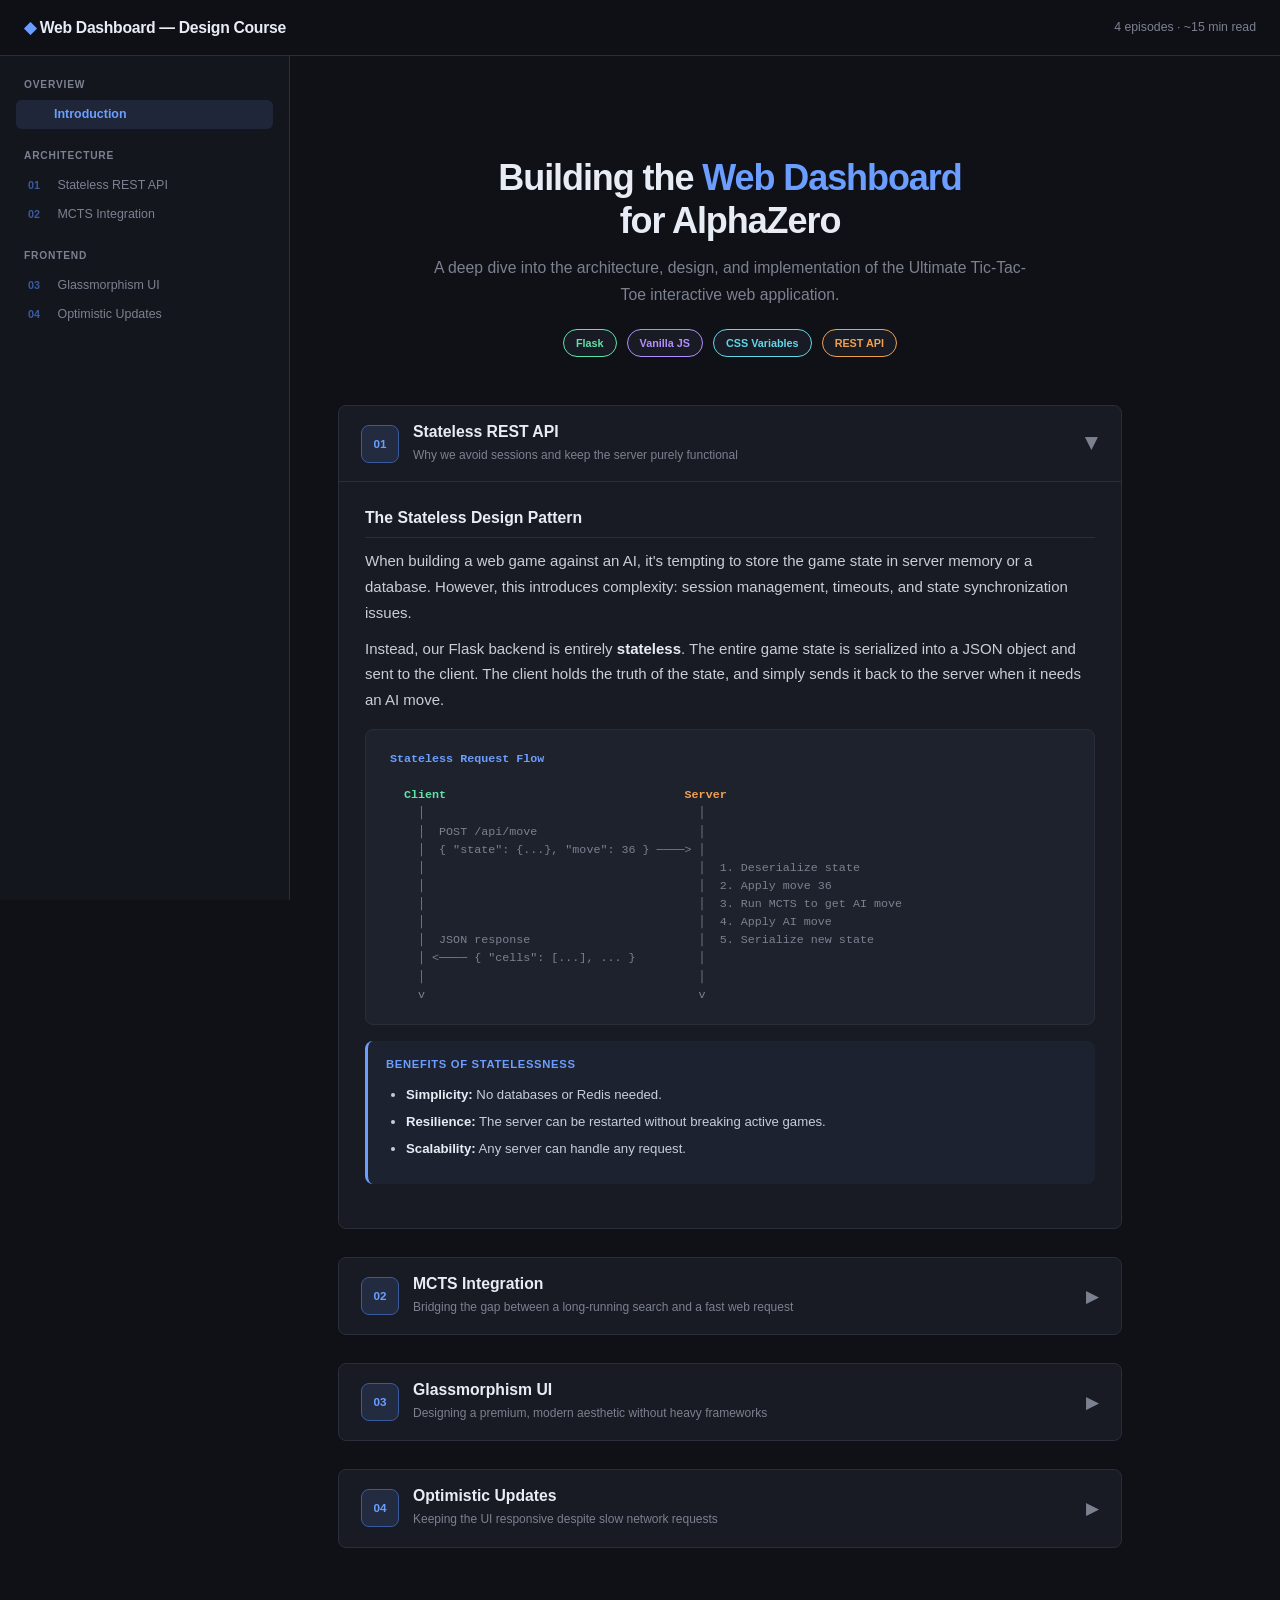
<file: web_app/course.html>
<!DOCTYPE html>
<html lang="en">
<head>
<meta charset="UTF-8">
<meta name="viewport" content="width=device-width, initial-scale=1.0">
<title>Ultimate Tic-Tac-Toe Web App Design -- Interactive Course</title>
<style>
/* ========== RESET & VARIABLES ========== */
*, *::before, *::after { box-sizing: border-box; margin: 0; padding: 0; }

:root {
  --bg: #0f1117;
  --bg-card: #181b24;
  --bg-code: #1e222d;
  --bg-sidebar: #14161e;
  --border: #2a2e3b;
  --text: #c9cdd8;
  --text-dim: #7c8190;
  --text-bright: #e8ecf4;
  --accent: #6c9eff;
  --accent-dim: #3a5a9e;
  --accent-glow: rgba(108, 158, 255, 0.12);
  --green: #5de4a8;
  --orange: #f0a050;
  --red: #f07070;
  --purple: #b48eff;
  --yellow: #f0d060;
  --cyan: #60d8e8;
  --sidebar-w: 290px;
  --header-h: 56px;
  --radius: 8px;
  --mono: 'SF Mono', 'Cascadia Code', 'Fira Code', 'JetBrains Mono', Consolas, monospace;
  --sans: 'Inter', -apple-system, BlinkMacSystemFont, 'Segoe UI', Roboto, sans-serif;
}

html { scroll-behavior: smooth; font-size: 15px; }

body {
  font-family: var(--sans);
  background: var(--bg);
  color: var(--text);
  line-height: 1.72;
  overflow-x: hidden;
}

a { color: var(--accent); text-decoration: none; }
a:hover { text-decoration: underline; }

/* ========== HEADER ========== */
.header {
  position: fixed; top: 0; left: 0; right: 0; z-index: 100;
  height: var(--header-h);
  background: rgba(15, 17, 23, 0.88);
  backdrop-filter: blur(14px);
  border-bottom: 1px solid var(--border);
  display: flex; align-items: center;
  padding: 0 24px;
}
.header-title {
  font-size: 1.05rem; font-weight: 700; color: var(--text-bright);
  letter-spacing: -0.02em;
}
.header-title span { color: var(--accent); }
.header-burger {
  display: none; background: none; border: none; color: var(--text);
  font-size: 1.5rem; cursor: pointer; margin-right: 14px; padding: 4px 8px;
}
.header-right { margin-left: auto; font-size: 0.82rem; color: var(--text-dim); }

/* ========== SIDEBAR ========== */
.sidebar {
  position: fixed; top: var(--header-h); left: 0; bottom: 0;
  width: var(--sidebar-w);
  background: var(--bg-sidebar);
  border-right: 1px solid var(--border);
  overflow-y: auto;
  padding: 20px 0 40px;
  z-index: 90;
  transition: transform 0.3s ease;
}
.sidebar::-webkit-scrollbar { width: 4px; }
.sidebar::-webkit-scrollbar-thumb { background: var(--border); border-radius: 4px; }

.sidebar .nav-group { padding: 0 16px; margin-bottom: 18px; }
.sidebar .nav-group-label {
  font-size: 0.68rem; font-weight: 700; text-transform: uppercase;
  letter-spacing: 0.08em; color: var(--text-dim); padding: 0 8px; margin-bottom: 6px;
}
.sidebar .nav-link {
  display: block; padding: 6px 12px; border-radius: 6px;
  font-size: 0.83rem; color: var(--text-dim); transition: all 0.15s;
  cursor: pointer; line-height: 1.4;
}
.sidebar .nav-link:hover { color: var(--text-bright); background: rgba(108,158,255,0.06); text-decoration: none; }
.sidebar .nav-link.active {
  color: var(--accent); background: var(--accent-glow); font-weight: 600;
}
.sidebar .nav-link .ep-num {
  display: inline-block; width: 26px; font-weight: 700;
  font-size: 0.72rem; color: var(--accent-dim);
}

/* ========== MAIN ========== */
.main {
  margin-left: var(--sidebar-w);
  margin-top: var(--header-h);
  padding: 40px 48px 120px;
  max-width: 880px;
}

/* ========== HERO ========== */
.hero {
  text-align: center; padding: 60px 20px 48px;
}
.hero h1 {
  font-size: 2.4rem; font-weight: 800; color: var(--text-bright);
  letter-spacing: -0.03em; line-height: 1.2;
}
.hero h1 span { color: var(--accent); }
.hero .subtitle {
  font-size: 1.05rem; color: var(--text-dim); margin-top: 12px; max-width: 600px;
  margin-left: auto; margin-right: auto;
}
.hero .badge-row { margin-top: 20px; display: flex; gap: 10px; justify-content: center; flex-wrap: wrap; }
.badge {
  font-size: 0.72rem; font-weight: 600; padding: 4px 12px; border-radius: 20px;
  border: 1px solid var(--border); color: var(--text-dim); background: var(--bg-card);
}
.badge.green { border-color: var(--green); color: var(--green); }
.badge.purple { border-color: var(--purple); color: var(--purple); }
.badge.orange { border-color: var(--orange); color: var(--orange); }
.badge.cyan { border-color: var(--cyan); color: var(--cyan); }

/* ========== EPISODE SECTIONS ========== */
.episode {
  margin-bottom: 28px;
  border: 1px solid var(--border);
  border-radius: var(--radius);
  background: var(--bg-card);
  overflow: hidden;
}
.episode-header {
  padding: 16px 22px;
  cursor: pointer;
  display: flex; align-items: center; gap: 14px;
  user-select: none;
  transition: background 0.15s;
}
.episode-header:hover { background: rgba(108,158,255,0.04); }
.ep-badge {
  flex-shrink: 0;
  width: 38px; height: 38px; border-radius: 8px;
  display: flex; align-items: center; justify-content: center;
  font-size: 0.78rem; font-weight: 800;
  background: var(--accent-glow); color: var(--accent);
  border: 1px solid var(--accent-dim);
}
.ep-info { flex: 1; }
.ep-info h2 { font-size: 1.05rem; font-weight: 700; color: var(--text-bright); line-height: 1.3; }
.ep-info .ep-tagline { font-size: 0.8rem; color: var(--text-dim); margin-top: 2px; }
.ep-chevron {
  font-size: 1.1rem; color: var(--text-dim); transition: transform 0.25s;
  flex-shrink: 0;
}
.episode.open .ep-chevron { transform: rotate(90deg); }

.episode-body {
  max-height: 0; overflow: hidden;
  transition: max-height 0.4s ease;
  border-top: 1px solid transparent;
}
.episode.open .episode-body {
  max-height: none;
  border-top-color: var(--border);
}
.episode-content { padding: 22px 26px 28px; }

/* ========== TYPOGRAPHY IN EPISODES ========== */
.episode-content h3 {
  font-size: 1.05rem; font-weight: 700; color: var(--text-bright);
  margin: 28px 0 10px; padding-bottom: 6px;
  border-bottom: 1px solid var(--border);
}
.episode-content h3:first-child { margin-top: 0; }

.episode-content p { margin: 10px 0; }
.episode-content ul, .episode-content ol {
  margin: 10px 0 10px 20px;
}
.episode-content li { margin: 4px 0; }

.episode-content strong { color: var(--text-bright); }
.episode-content em { color: var(--orange); font-style: normal; }

/* ========== CODE BLOCKS ========== */
.code-block-wrapper {
  margin: 14px 0; border-radius: var(--radius); overflow: hidden;
  border: 1px solid var(--border);
}
.code-block-header {
  display: flex; align-items: center; justify-content: space-between;
  padding: 6px 14px;
  background: rgba(30, 34, 45, 0.8);
  border-bottom: 1px solid var(--border);
  font-size: 0.72rem; color: var(--text-dim);
}
.code-block-header .filename { font-family: var(--mono); font-weight: 600; }
.code-block-header .lang-badge {
  padding: 1px 8px; border-radius: 4px;
  background: var(--accent-glow); color: var(--accent); font-weight: 600;
}
pre.code-block {
  background: var(--bg-code);
  padding: 16px 18px;
  overflow-x: auto;
  font-family: var(--mono);
  font-size: 0.82rem;
  line-height: 1.65;
  color: var(--text);
  margin: 0;
}
pre.code-block::-webkit-scrollbar { height: 6px; }
pre.code-block::-webkit-scrollbar-thumb { background: var(--border); border-radius: 3px; }

/* Syntax colors */
.kw { color: var(--purple); }       /* keywords */
.fn { color: var(--accent); }       /* function names */
.st { color: var(--green); }        /* strings */
.cm { color: #546178; font-style: italic; }  /* comments */
.nu { color: var(--orange); }       /* numbers */
.op { color: var(--red); }          /* operators/special */
.ty { color: var(--cyan); }         /* types/classes */
.dc { color: var(--yellow); }       /* decorators */

/* ========== ASCII DIAGRAMS ========== */
.diagram {
  margin: 16px 0;
  padding: 20px 24px;
  background: var(--bg-code);
  border: 1px solid var(--border);
  border-radius: var(--radius);
  font-family: var(--mono);
  font-size: 0.78rem;
  line-height: 1.55;
  color: var(--text-dim);
  overflow-x: auto;
  white-space: pre;
}
.diagram .hl { color: var(--accent); font-weight: 700; }
.diagram .hl2 { color: var(--green); font-weight: 700; }
.diagram .hl3 { color: var(--orange); font-weight: 700; }
.diagram .hl4 { color: var(--purple); font-weight: 700; }
.diagram .hl5 { color: var(--red); font-weight: 700; }
.diagram .dim { color: #3a3f52; }

/* ========== CALLOUTS ========== */
.callout {
  margin: 16px 0; padding: 14px 18px;
  border-radius: var(--radius);
  border-left: 3px solid;
  font-size: 0.88rem;
}
.callout.insight { background: rgba(108,158,255,0.06); border-color: var(--accent); }
.callout.warning { background: rgba(240,160,80,0.06); border-color: var(--orange); }
.callout.key     { background: rgba(93,228,168,0.06); border-color: var(--green); }
.callout-label {
  font-weight: 700; font-size: 0.75rem; text-transform: uppercase;
  letter-spacing: 0.06em; margin-bottom: 6px;
}
.callout.insight .callout-label { color: var(--accent); }
.callout.warning .callout-label { color: var(--orange); }
.callout.key     .callout-label { color: var(--green); }

/* ========== TABLE ========== */
.styled-table {
  width: 100%; border-collapse: collapse; margin: 14px 0; font-size: 0.84rem;
}
.styled-table th {
  text-align: left; padding: 8px 12px;
  background: rgba(108,158,255,0.06);
  border-bottom: 2px solid var(--border);
  color: var(--text-bright); font-weight: 600;
}
.styled-table td {
  padding: 7px 12px; border-bottom: 1px solid var(--border);
}
.styled-table code {
  font-family: var(--mono); font-size: 0.8rem;
  background: var(--bg-code); padding: 1px 5px; border-radius: 3px;
}

/* Inline code */
.episode-content code, p code, li code, td code {
  font-family: var(--mono); font-size: 0.84em;
  background: var(--bg-code); padding: 1px 6px; border-radius: 4px;
  color: var(--cyan);
}

/* ========== PROGRESS TRACK ========== */
.progress-bar {
  position: fixed; top: var(--header-h); left: 0; right: 0; height: 2px;
  z-index: 99; background: transparent;
}
.progress-bar-fill {
  height: 100%; background: var(--accent); width: 0%; transition: width 0.15s;
}

/* ========== RESPONSIVE ========== */
@media (max-width: 900px) {
  .sidebar { transform: translateX(-100%); z-index: 95; }
  .sidebar.open { transform: translateX(0); }
  .main { margin-left: 0; padding: 28px 18px 100px; }
  .header-burger { display: block; }
  .hero h1 { font-size: 1.6rem; }
}
</style>
</head>
<body>

<!-- ========== HEADER ========== -->
<header class="header">
  <button class="header-burger" id="burgerBtn" aria-label="Toggle navigation">&#9776;</button>
  <div class="header-title">
    <span>&#9670;</span> Web Dashboard &mdash; Design Course
  </div>
  <div class="header-right">4 episodes &middot; ~15 min read</div>
</header>

<!-- ========== PROGRESS BAR ========== -->
<div class="progress-bar"><div class="progress-bar-fill" id="progressFill"></div></div>

<!-- ========== SIDEBAR ========== -->
<nav class="sidebar" id="sidebar">

  <div class="nav-group">
    <div class="nav-group-label">Overview</div>
    <a class="nav-link" data-target="hero"><span class="ep-num">&nbsp;</span>Introduction</a>
  </div>

  <div class="nav-group">
    <div class="nav-group-label">Architecture</div>
    <a class="nav-link" data-target="ep1"><span class="ep-num">01</span> Stateless REST API</a>
    <a class="nav-link" data-target="ep2"><span class="ep-num">02</span> MCTS Integration</a>
  </div>

  <div class="nav-group">
    <div class="nav-group-label">Frontend</div>
    <a class="nav-link" data-target="ep3"><span class="ep-num">03</span> Glassmorphism UI</a>
    <a class="nav-link" data-target="ep4"><span class="ep-num">04</span> Optimistic Updates</a>
  </div>

</nav>

<!-- ========== MAIN ========== -->
<div class="main" id="mainContent">

<!-- HERO -->
<section class="hero" id="hero">
  <h1>Building the <span>Web Dashboard</span><br>for AlphaZero</h1>
  <p class="subtitle">A deep dive into the architecture, design, and implementation of the Ultimate Tic-Tac-Toe interactive web application.</p>
  <div class="badge-row">
    <span class="badge green">Flask</span>
    <span class="badge purple">Vanilla JS</span>
    <span class="badge cyan">CSS Variables</span>
    <span class="badge orange">REST API</span>
  </div>
</section>

<!-- ============================================================ -->
<!--  EPISODE 1                                                     -->
<!-- ============================================================ -->
<div class="episode open" id="ep1">
  <div class="episode-header" onclick="toggleEpisode(this)">
    <div class="ep-badge">01</div>
    <div class="ep-info">
      <h2>Stateless REST API</h2>
      <div class="ep-tagline">Why we avoid sessions and keep the server purely functional</div>
    </div>
    <div class="ep-chevron">&#9654;</div>
  </div>
  <div class="episode-body">
    <div class="episode-content">

      <h3>The Stateless Design Pattern</h3>
      <p>When building a web game against an AI, it's tempting to store the game state in server memory or a database. However, this introduces complexity: session management, timeouts, and state synchronization issues.</p>
      
      <p>Instead, our Flask backend is entirely <strong>stateless</strong>. The entire game state is serialized into a JSON object and sent to the client. The client holds the truth of the state, and simply sends it back to the server when it needs an AI move.</p>

      <div class="diagram"><span class="hl">Stateless Request Flow</span>

  <span class="hl2">Client</span>                                  <span class="hl3">Server</span>
    │                                       │
    │  POST /api/move                       │
    │  { "state": {...}, "move": 36 } ────> │
    │                                       │  1. Deserialize state
    │                                       │  2. Apply move 36
    │                                       │  3. Run MCTS to get AI move
    │                                       │  4. Apply AI move
    │  JSON response                        │  5. Serialize new state
    │ <──── { "cells": [...], ... }         │
    │                                       │
    v                                       v</div>

      <div class="callout insight">
        <div class="callout-label">Benefits of Statelessness</div>
        <ul>
          <li><strong>Simplicity:</strong> No databases or Redis needed.</li>
          <li><strong>Resilience:</strong> The server can be restarted without breaking active games.</li>
          <li><strong>Scalability:</strong> Any server can handle any request.</li>
        </ul>
      </div>

    </div>
  </div>
</div>

<!-- ============================================================ -->
<!--  EPISODE 2                                                     -->
<!-- ============================================================ -->
<div class="episode" id="ep2">
  <div class="episode-header" onclick="toggleEpisode(this)">
    <div class="ep-badge">02</div>
    <div class="ep-info">
      <h2>MCTS Integration</h2>
      <div class="ep-tagline">Bridging the gap between a long-running search and a fast web request</div>
    </div>
    <div class="ep-chevron">&#9654;</div>
  </div>
  <div class="episode-body">
    <div class="episode-content">

      <h3>Synchronous vs Asynchronous Search</h3>
      <p>Our MCTS (Monte Carlo Tree Search) takes a few seconds to run, depending on the difficulty (simulation count). We use a simple synchronous request model.</p>

      <div class="code-block-wrapper">
        <div class="code-block-header"><span class="filename">app.py</span><span class="lang-badge">Python</span></div>
        <pre class="code-block"><span class="kw">def</span> <span class="fn">do_ai_move</span>(state):
    <span class="st">"""Run MCTS and apply AI's move."""</span>
    root = search_mod.run_mcts(
        state, network,
        num_simulations=current_sims,
        dirichlet_epsilon=<span class="nu">0.0</span>,  <span class="cm"># No noise for gameplay</span>
        device=<span class="st">'cpu'</span>,
    )
    ai_move = search_mod.select_move(root, temperature=<span class="nu">0.0</span>)  <span class="cm"># Greedy</span>
    <span class="cm">...</span></pre>
      </div>

      <h3>Extracting Analysis Data</h3>
      <p>MCTS doesn't just output a move; it builds a rich tree of possibilities. We extract the root node's statistics to power the UI's Analysis panel.</p>

      <ul>
        <li><strong>Win Evaluation:</strong> Read directly from the network's value head.</li>
        <li><strong>Top Moves:</strong> Sorted by MCTS visit counts to show what the AI considered.</li>
      </ul>

      <div class="callout warning">
        <div class="callout-label">CPU vs GPU</div>
        During training, we use massive batch sizes on the GPU. For the web server, batch size is 1. We force the network to run on <code>cpu</code> because the overhead of moving a single state to GPU memory and back is actually slower than just running it on CPU.
      </div>

    </div>
  </div>
</div>

<!-- ============================================================ -->
<!--  EPISODE 3                                                     -->
<!-- ============================================================ -->
<div class="episode" id="ep3">
  <div class="episode-header" onclick="toggleEpisode(this)">
    <div class="ep-badge">03</div>
    <div class="ep-info">
      <h2>Glassmorphism UI</h2>
      <div class="ep-tagline">Designing a premium, modern aesthetic without heavy frameworks</div>
    </div>
    <div class="ep-chevron">&#9654;</div>
  </div>
  <div class="episode-body">
    <div class="episode-content">

      <h3>What is Glassmorphism?</h3>
      <p>Glassmorphism is a UI trend characterized by translucent, frosted-glass effects. It creates depth and visual hierarchy.</p>

      <p>Key ingredients:</p>
      <ol>
        <li>Semi-transparent backgrounds (using <code>rgba</code>)</li>
        <li>Subtle borders</li>
        <li>Background blur (using <code>backdrop-filter</code>)</li>
      </ol>

      <div class="code-block-wrapper">
        <div class="code-block-header"><span class="filename">style.css</span><span class="lang-badge">CSS</span></div>
        <pre class="code-block"><span class="ty">.analysis-panel</span> {
    background: <span class="fn">rgba</span>(<span class="nu">30, 34, 45, 0.4</span>);
    backdrop-filter: <span class="fn">blur</span>(<span class="nu">12px</span>);
    border: <span class="nu">1px</span> solid <span class="fn">rgba</span>(<span class="nu">255, 255, 255, 0.05</span>);
    border-radius: <span class="nu">16px</span>;
    box-shadow: <span class="nu">0 8px 32px</span> <span class="fn">rgba</span>(<span class="nu">0, 0, 0, 0.3</span>);
}</pre>
      </div>

      <h3>Dynamic Neon Accents</h3>
      <p>We use bright, neon colors to indicate game state, specifically for the active sub-board ring. This provides critical gameplay information while looking great.</p>

      <div class="diagram"><span class="hl">Active Board Highlighting</span>

  <span class="hl4">.sub-board.active</span>
  - Used when the player has "free choice" (all open boards)
  - Subtle glow: <span class="dim">box-shadow: 0 0 12px rgba(cyan, 0.25)</span>

  <span class="hl2">.sub-board.active-single</span>
  - Used when forced into a specific sub-board
  - Strong pulsing ring: <span class="dim">animation: board-pulse-strong 1.8s</span></div>

    </div>
  </div>
</div>

<!-- ============================================================ -->
<!--  EPISODE 4                                                     -->
<!-- ============================================================ -->
<div class="episode" id="ep4">
  <div class="episode-header" onclick="toggleEpisode(this)">
    <div class="ep-badge">04</div>
    <div class="ep-info">
      <h2>Optimistic Updates</h2>
      <div class="ep-tagline">Keeping the UI responsive despite slow network requests</div>
    </div>
    <div class="ep-chevron">&#9654;</div>
  </div>
  <div class="episode-body">
    <div class="episode-content">

      <h3>The Problem</h3>
      <p>When a user clicks a cell, the server takes up to 10 seconds to respond with the AI's move. If the UI waits for the server response before updating, the game feels broken and laggy.</p>

      <h3>The Solution: Optimistic UI</h3>
      <p>We immediately update the local game state and render the player's move on the board <em>before</em> sending the request to the server.</p>

      <div class="code-block-wrapper">
        <div class="code-block-header"><span class="filename">main.js</span><span class="lang-badge">JavaScript</span></div>
        <pre class="code-block"><span class="kw">function</span> <span class="fn">onCellClick</span>(sb, cell) {
    <span class="cm">// ... validation ...</span>

    <span class="cm">// 1. Deep copy the current state to send to server</span>
    <span class="kw">const</span> stateToSend = JSON.parse(JSON.stringify(gameState));

    <span class="cm">// 2. Optimistically render human move on UI immediately</span>
    gameState.cells[sb][cell] = humanPlayer;
    gameState.legal_moves = []; <span class="cm">// prevent double clicks</span>
    <span class="fn">renderBoard</span>();

    <span class="cm">// 3. Send unmodified state to server</span>
    <span class="fn">sendMove</span>(move, stateToSend);
}</pre>
      </div>

      <div class="callout key">
        <div class="callout-label">Preventing State Corruption</div>
        Notice that we deep copy the state <em>before</em> mutating it. If we sent the mutated state, the server would think the cell was already occupied when evaluating the requested move, resulting in an "Illegal Move" error!
      </div>

    </div>
  </div>
</div>

</div><!-- /main -->

<!-- ========== JAVASCRIPT ========== -->
<script>
// -- Episode toggle --
function toggleEpisode(header) {
  const ep = header.closest('.episode');
  ep.classList.toggle('open');
}

// -- Sidebar navigation --
document.querySelectorAll('.nav-link').forEach(link => {
  link.addEventListener('click', e => {
    e.preventDefault();
    const targetId = link.dataset.target;
    const target = document.getElementById(targetId);
    if (!target) return;

    // Open the episode if it's closed
    if (target.classList.contains('episode') && !target.classList.contains('open')) {
      target.classList.add('open');
    }

    // Smooth scroll
    const y = target.getBoundingClientRect().top + window.scrollY - 70;
    window.scrollTo({ top: y, behavior: 'smooth' });

    // Close mobile sidebar
    document.getElementById('sidebar').classList.remove('open');
  });
});

// -- Active nav tracking --
function updateActiveNav() {
  const sections = document.querySelectorAll('.episode, .hero');
  const links = document.querySelectorAll('.nav-link');
  let currentId = 'hero';

  sections.forEach(section => {
    const rect = section.getBoundingClientRect();
    if (rect.top < 200) {
      currentId = section.id;
    }
  });

  links.forEach(link => {
    link.classList.toggle('active', link.dataset.target === currentId);
  });
}

// -- Reading progress --
function updateProgress() {
  const scrollTop = window.scrollY;
  const docHeight = document.documentElement.scrollHeight - window.innerHeight;
  const pct = docHeight > 0 ? (scrollTop / docHeight) * 100 : 0;
  document.getElementById('progressFill').style.width = pct + '%';
}

window.addEventListener('scroll', () => {
  updateActiveNav();
  updateProgress();
}, { passive: true });

// -- Mobile burger --
document.getElementById('burgerBtn').addEventListener('click', () => {
  document.getElementById('sidebar').classList.toggle('open');
});

// -- Initialize --
updateActiveNav();
updateProgress();
</script>

</body>
</html>
</file>
<file: static/style.css>
/* ── Reset & Base ──────────────────────────────────────────────────────── */
*, *::before, *::after {
    box-sizing: border-box;
    margin: 0;
    padding: 0;
}

:root {
    --bg-primary: #0a0e1a;
    --bg-secondary: #111827;
    --bg-card: rgba(17, 24, 39, 0.7);
    --bg-glass: rgba(255, 255, 255, 0.04);
    --border-glass: rgba(255, 255, 255, 0.08);
    --text-primary: #f1f5f9;
    --text-secondary: #94a3b8;
    --text-dim: #475569;
    
    --cyan: #06d6a0;
    --cyan-glow: rgba(6, 214, 160, 0.3);
    --magenta: #ef476f;
    --magenta-glow: rgba(239, 71, 111, 0.3);
    --gold: #ffd166;
    --gold-glow: rgba(255, 209, 102, 0.2);
    --blue: #118ab2;
    --blue-glow: rgba(17, 138, 178, 0.3);

    --cell-size: 52px;
    --gap-inner: 3px;
    --gap-outer: 8px;
    --radius-sm: 6px;
    --radius-md: 12px;
    --radius-lg: 20px;

    --transition-fast: 0.15s ease;
    --transition-med: 0.3s cubic-bezier(0.4, 0, 0.2, 1);
}

body {
    font-family: 'Inter', -apple-system, BlinkMacSystemFont, sans-serif;
    background: var(--bg-primary);
    color: var(--text-primary);
    min-height: 100vh;
    overflow-x: hidden;
    background-image: 
        radial-gradient(ellipse at 20% 50%, rgba(6, 214, 160, 0.05) 0%, transparent 50%),
        radial-gradient(ellipse at 80% 20%, rgba(239, 71, 111, 0.05) 0%, transparent 50%);
}

/* ── App Layout ────────────────────────────────────────────────────────── */
.app {
    display: flex;
    flex-direction: column;
    min-height: 100vh;
}

/* ── Header ────────────────────────────────────────────────────────────── */
.header {
    padding: 16px 24px;
    border-bottom: 1px solid var(--border-glass);
    background: var(--bg-glass);
    backdrop-filter: blur(20px);
    -webkit-backdrop-filter: blur(20px);
}

.header-content {
    max-width: 900px;
    margin: 0 auto;
    display: flex;
    align-items: center;
    justify-content: space-between;
    flex-wrap: wrap;
    gap: 16px;
}

.logo {
    display: flex;
    align-items: center;
    gap: 12px;
}

.logo-icon {
    font-size: 32px;
    color: var(--cyan);
    text-shadow: 0 0 20px var(--cyan-glow);
}

.logo h1 {
    font-size: 18px;
    font-weight: 700;
    letter-spacing: -0.02em;
}

.logo .subtitle {
    font-size: 12px;
    color: var(--text-secondary);
    font-weight: 400;
}

.controls {
    display: flex;
    align-items: center;
    gap: 12px;
}

.difficulty-selector {
    display: flex;
    background: var(--bg-glass);
    border: 1px solid var(--border-glass);
    border-radius: var(--radius-sm);
    overflow: hidden;
}

.diff-btn {
    padding: 8px 14px;
    border: none;
    background: transparent;
    color: var(--text-secondary);
    font-family: inherit;
    font-size: 13px;
    font-weight: 500;
    cursor: pointer;
    transition: all var(--transition-fast);
}

.diff-btn:hover {
    color: var(--text-primary);
    background: rgba(255, 255, 255, 0.05);
}

.diff-btn.active {
    color: var(--cyan);
    background: rgba(6, 214, 160, 0.1);
}

.btn-new-game {
    padding: 8px 20px;
    border: 1px solid var(--cyan);
    border-radius: var(--radius-sm);
    background: rgba(6, 214, 160, 0.1);
    color: var(--cyan);
    font-family: inherit;
    font-size: 13px;
    font-weight: 600;
    cursor: pointer;
    transition: all var(--transition-fast);
}

.btn-new-game:hover {
    background: rgba(6, 214, 160, 0.2);
    box-shadow: 0 0 20px var(--cyan-glow);
}

/* ── Main ──────────────────────────────────────────────────────────────── */
.main {
    flex: 1;
    display: flex;
    flex-direction: column;
    align-items: center;
    padding: 24px;
    gap: 24px;
}

/* ── Status Bar ────────────────────────────────────────────────────────── */
.status-bar {
    display: flex;
    align-items: center;
    gap: 10px;
    padding: 10px 20px;
    background: var(--bg-glass);
    border: 1px solid var(--border-glass);
    border-radius: var(--radius-md);
    backdrop-filter: blur(12px);
    font-size: 14px;
    font-weight: 500;
    min-width: 300px;
    justify-content: center;
}

.status-indicator {
    width: 8px;
    height: 8px;
    border-radius: 50%;
    background: var(--text-dim);
    transition: background var(--transition-med);
}

.status-indicator.your-turn {
    background: var(--cyan);
    box-shadow: 0 0 8px var(--cyan-glow);
    animation: pulse-glow 2s infinite;
}

.status-indicator.ai-turn {
    background: var(--magenta);
    box-shadow: 0 0 8px var(--magenta-glow);
    animation: pulse-glow 1s infinite;
}

.status-indicator.game-over {
    background: var(--gold);
    box-shadow: 0 0 8px var(--gold-glow);
}

@keyframes pulse-glow {
    0%, 100% { opacity: 1; }
    50% { opacity: 0.5; }
}

/* ── Board ─────────────────────────────────────────────────────────────── */
.board-container {
    position: relative;
}

.board {
    display: grid;
    grid-template-columns: repeat(3, 1fr);
    grid-template-rows: repeat(3, 1fr);
    gap: var(--gap-outer);
    padding: 12px;
    background: var(--bg-glass);
    border: 1px solid var(--border-glass);
    border-radius: var(--radius-lg);
    backdrop-filter: blur(16px);
}

.sub-board {
    display: grid;
    grid-template-columns: repeat(3, 1fr);
    grid-template-rows: repeat(3, 1fr);
    gap: var(--gap-inner);
    padding: 6px;
    border-radius: var(--radius-md);
    border: 2px solid transparent;
    transition: all var(--transition-med);
    position: relative;
    overflow: hidden;
}

.sub-board.active {
    border-color: var(--cyan);
    background: rgba(6, 214, 160, 0.06);
    box-shadow: 
        0 0 12px rgba(6, 214, 160, 0.25),
        0 0 32px rgba(6, 214, 160, 0.12),
        inset 0 0 16px rgba(6, 214, 160, 0.04);
    animation: board-pulse 2s ease-in-out infinite;
}

.sub-board.active-single {
    border-color: var(--cyan);
    border-width: 2.5px;
    background: rgba(6, 214, 160, 0.08);
    box-shadow: 
        0 0 16px rgba(6, 214, 160, 0.35),
        0 0 40px rgba(6, 214, 160, 0.15),
        inset 0 0 20px rgba(6, 214, 160, 0.06);
    animation: board-pulse-strong 1.8s ease-in-out infinite;
}

@keyframes board-pulse {
    0%, 100% { box-shadow: 0 0 12px rgba(6, 214, 160, 0.25), 0 0 32px rgba(6, 214, 160, 0.12); }
    50% { box-shadow: 0 0 18px rgba(6, 214, 160, 0.35), 0 0 40px rgba(6, 214, 160, 0.18); }
}

@keyframes board-pulse-strong {
    0%, 100% { 
        box-shadow: 0 0 16px rgba(6, 214, 160, 0.35), 0 0 40px rgba(6, 214, 160, 0.15);
        border-color: var(--cyan);
    }
    50% { 
        box-shadow: 0 0 24px rgba(6, 214, 160, 0.5), 0 0 56px rgba(6, 214, 160, 0.25);
        border-color: rgba(6, 214, 160, 0.7);
    }
}

.sub-board.won-p1 {
    background: rgba(6, 214, 160, 0.08);
    border-color: rgba(6, 214, 160, 0.3);
}

.sub-board.won-p2 {
    background: rgba(239, 71, 111, 0.08);
    border-color: rgba(239, 71, 111, 0.3);
}

.sub-board.drawn {
    background: rgba(255, 255, 255, 0.02);
    border-color: rgba(255, 255, 255, 0.06);
}

/* Won/drawn overlay */
.sub-board-overlay {
    position: absolute;
    inset: 0;
    display: flex;
    align-items: center;
    justify-content: center;
    font-size: 48px;
    font-weight: 800;
    border-radius: var(--radius-md);
    z-index: 2;
    animation: pop-in 0.4s cubic-bezier(0.34, 1.56, 0.64, 1);
    pointer-events: none;
}

.sub-board-overlay.p1 {
    color: var(--cyan);
    background: rgba(6, 214, 160, 0.12);
    text-shadow: 0 0 30px var(--cyan-glow);
}

.sub-board-overlay.p2 {
    color: var(--magenta);
    background: rgba(239, 71, 111, 0.12);
    text-shadow: 0 0 30px var(--magenta-glow);
}

.sub-board-overlay.draw {
    color: var(--text-dim);
    background: rgba(255, 255, 255, 0.04);
    font-size: 28px;
}

@keyframes pop-in {
    0% { transform: scale(0); opacity: 0; }
    100% { transform: scale(1); opacity: 1; }
}

/* ── Cells ─────────────────────────────────────────────────────────────── */
.cell {
    width: var(--cell-size);
    height: var(--cell-size);
    display: flex;
    align-items: center;
    justify-content: center;
    border-radius: var(--radius-sm);
    background: rgba(255, 255, 255, 0.02);
    border: 1px solid rgba(255, 255, 255, 0.04);
    font-size: 22px;
    font-weight: 700;
    cursor: default;
    transition: all var(--transition-fast);
    user-select: none;
    position: relative;
}

.cell.playable {
    cursor: pointer;
}

.cell.playable:hover {
    background: rgba(6, 214, 160, 0.1);
    border-color: rgba(6, 214, 160, 0.3);
    transform: scale(1.08);
}

.cell.p1 {
    color: var(--cyan);
    text-shadow: 0 0 12px var(--cyan-glow);
}

.cell.p2 {
    color: var(--magenta);
    text-shadow: 0 0 12px var(--magenta-glow);
}

.cell.ai-last-move {
    animation: ai-flash 0.6s ease;
}

@keyframes ai-flash {
    0% { background: rgba(239, 71, 111, 0.3); transform: scale(1.15); }
    100% { background: rgba(255, 255, 255, 0.02); transform: scale(1); }
}

/* ── Analysis Panel ────────────────────────────────────────────────────── */
.analysis-panel {
    width: 100%;
    max-width: 540px;
    background: var(--bg-glass);
    border: 1px solid var(--border-glass);
    border-radius: var(--radius-md);
    padding: 16px 20px;
    backdrop-filter: blur(12px);
}

.analysis-panel h3 {
    font-size: 13px;
    font-weight: 600;
    color: var(--text-secondary);
    text-transform: uppercase;
    letter-spacing: 0.05em;
    margin-bottom: 12px;
}

.analysis-content {
    display: flex;
    flex-direction: column;
    gap: 12px;
}

.eval-bar-container {
    display: flex;
    align-items: center;
    gap: 12px;
}

.eval-label {
    font-size: 12px;
    color: var(--text-dim);
    min-width: 70px;
}

.eval-bar {
    flex: 1;
    height: 6px;
    background: rgba(255, 255, 255, 0.06);
    border-radius: 3px;
    overflow: hidden;
}

.eval-fill {
    height: 100%;
    width: 50%;
    background: linear-gradient(90deg, var(--cyan), var(--blue));
    border-radius: 3px;
    transition: width var(--transition-med);
}

.eval-value {
    font-family: 'JetBrains Mono', monospace;
    font-size: 13px;
    font-weight: 600;
    color: var(--text-secondary);
    min-width: 45px;
    text-align: right;
}

.top-moves-label {
    font-size: 12px;
    color: var(--text-dim);
    margin-bottom: 6px;
}

.top-move-row {
    display: flex;
    align-items: center;
    gap: 8px;
    padding: 4px 0;
    font-size: 13px;
}

.top-move-coord {
    font-family: 'JetBrains Mono', monospace;
    color: var(--text-secondary);
    min-width: 50px;
}

.top-move-bar {
    flex: 1;
    height: 4px;
    background: rgba(255, 255, 255, 0.04);
    border-radius: 2px;
    overflow: hidden;
}

.top-move-bar-fill {
    height: 100%;
    background: var(--magenta);
    border-radius: 2px;
    transition: width var(--transition-med);
}

.top-move-pct {
    font-family: 'JetBrains Mono', monospace;
    font-size: 12px;
    color: var(--text-dim);
    min-width: 40px;
    text-align: right;
}

/* ── Footer ────────────────────────────────────────────────────────────── */
.footer {
    padding: 16px 24px;
    text-align: center;
    font-size: 12px;
    color: var(--text-dim);
    border-top: 1px solid var(--border-glass);
}

/* ── Result Overlay ────────────────────────────────────────────────────── */
.result-overlay {
    position: fixed;
    inset: 0;
    background: rgba(10, 14, 26, 0.85);
    backdrop-filter: blur(8px);
    display: flex;
    align-items: center;
    justify-content: center;
    z-index: 100;
    opacity: 0;
    pointer-events: none;
    transition: opacity var(--transition-med);
}

.result-overlay.visible {
    opacity: 1;
    pointer-events: auto;
}

.result-card {
    background: var(--bg-secondary);
    border: 1px solid var(--border-glass);
    border-radius: var(--radius-lg);
    padding: 48px;
    text-align: center;
    transform: scale(0.9);
    transition: transform var(--transition-med);
    max-width: 400px;
}

.result-overlay.visible .result-card {
    transform: scale(1);
}

.result-icon {
    font-size: 64px;
    margin-bottom: 16px;
}

.result-card h2 {
    font-size: 28px;
    font-weight: 800;
    margin-bottom: 8px;
}

.result-card p {
    color: var(--text-secondary);
    margin-bottom: 24px;
}

.result-card .btn-new-game {
    padding: 12px 32px;
    font-size: 15px;
}

/* ── Thinking spinner ──────────────────────────────────────────────────── */
.thinking-dots::after {
    content: '';
    animation: dots 1.5s steps(4, end) infinite;
}

@keyframes dots {
    0% { content: ''; }
    25% { content: '.'; }
    50% { content: '..'; }
    75% { content: '...'; }
}

/* ── Responsive ────────────────────────────────────────────────────────── */
@media (max-width: 600px) {
    :root {
        --cell-size: 36px;
        --gap-outer: 5px;
        --gap-inner: 2px;
    }

    .header-content {
        flex-direction: column;
        align-items: flex-start;
    }

    .sub-board-overlay {
        font-size: 32px;
    }
}
</file>
